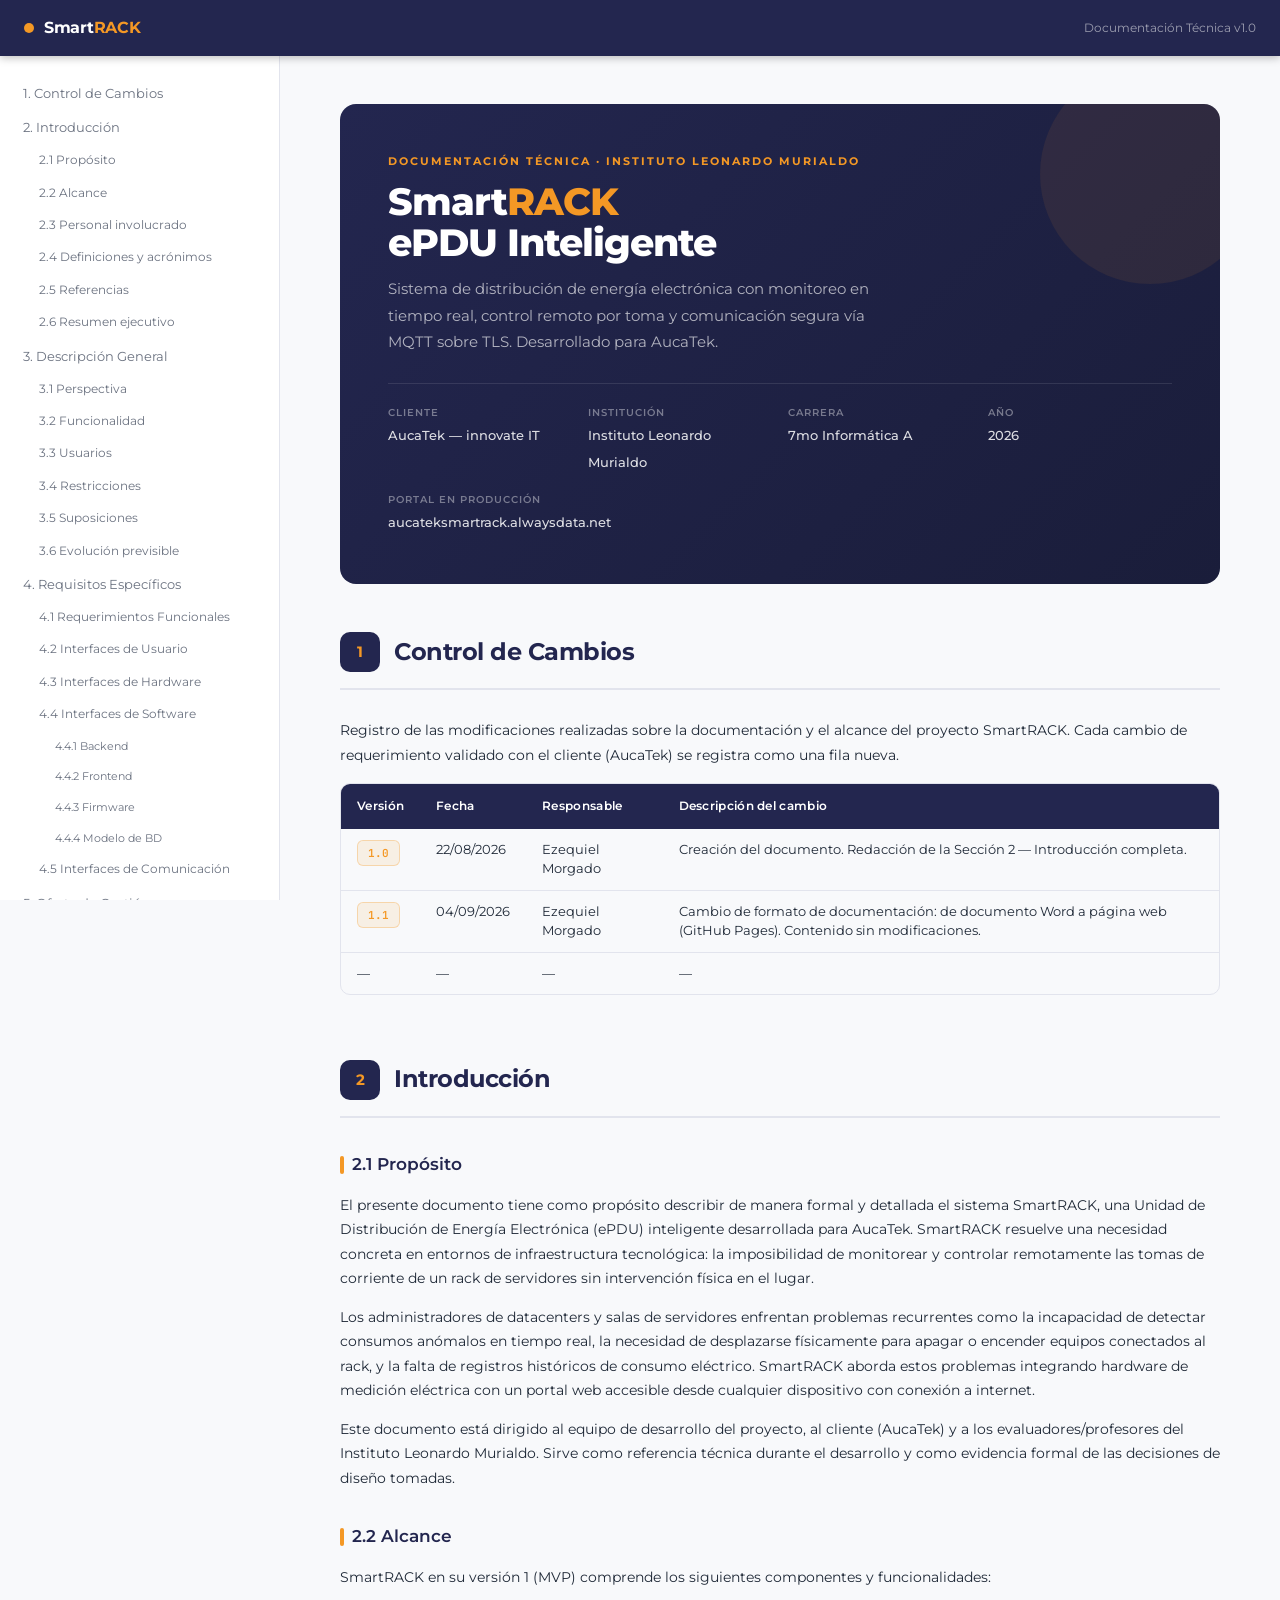
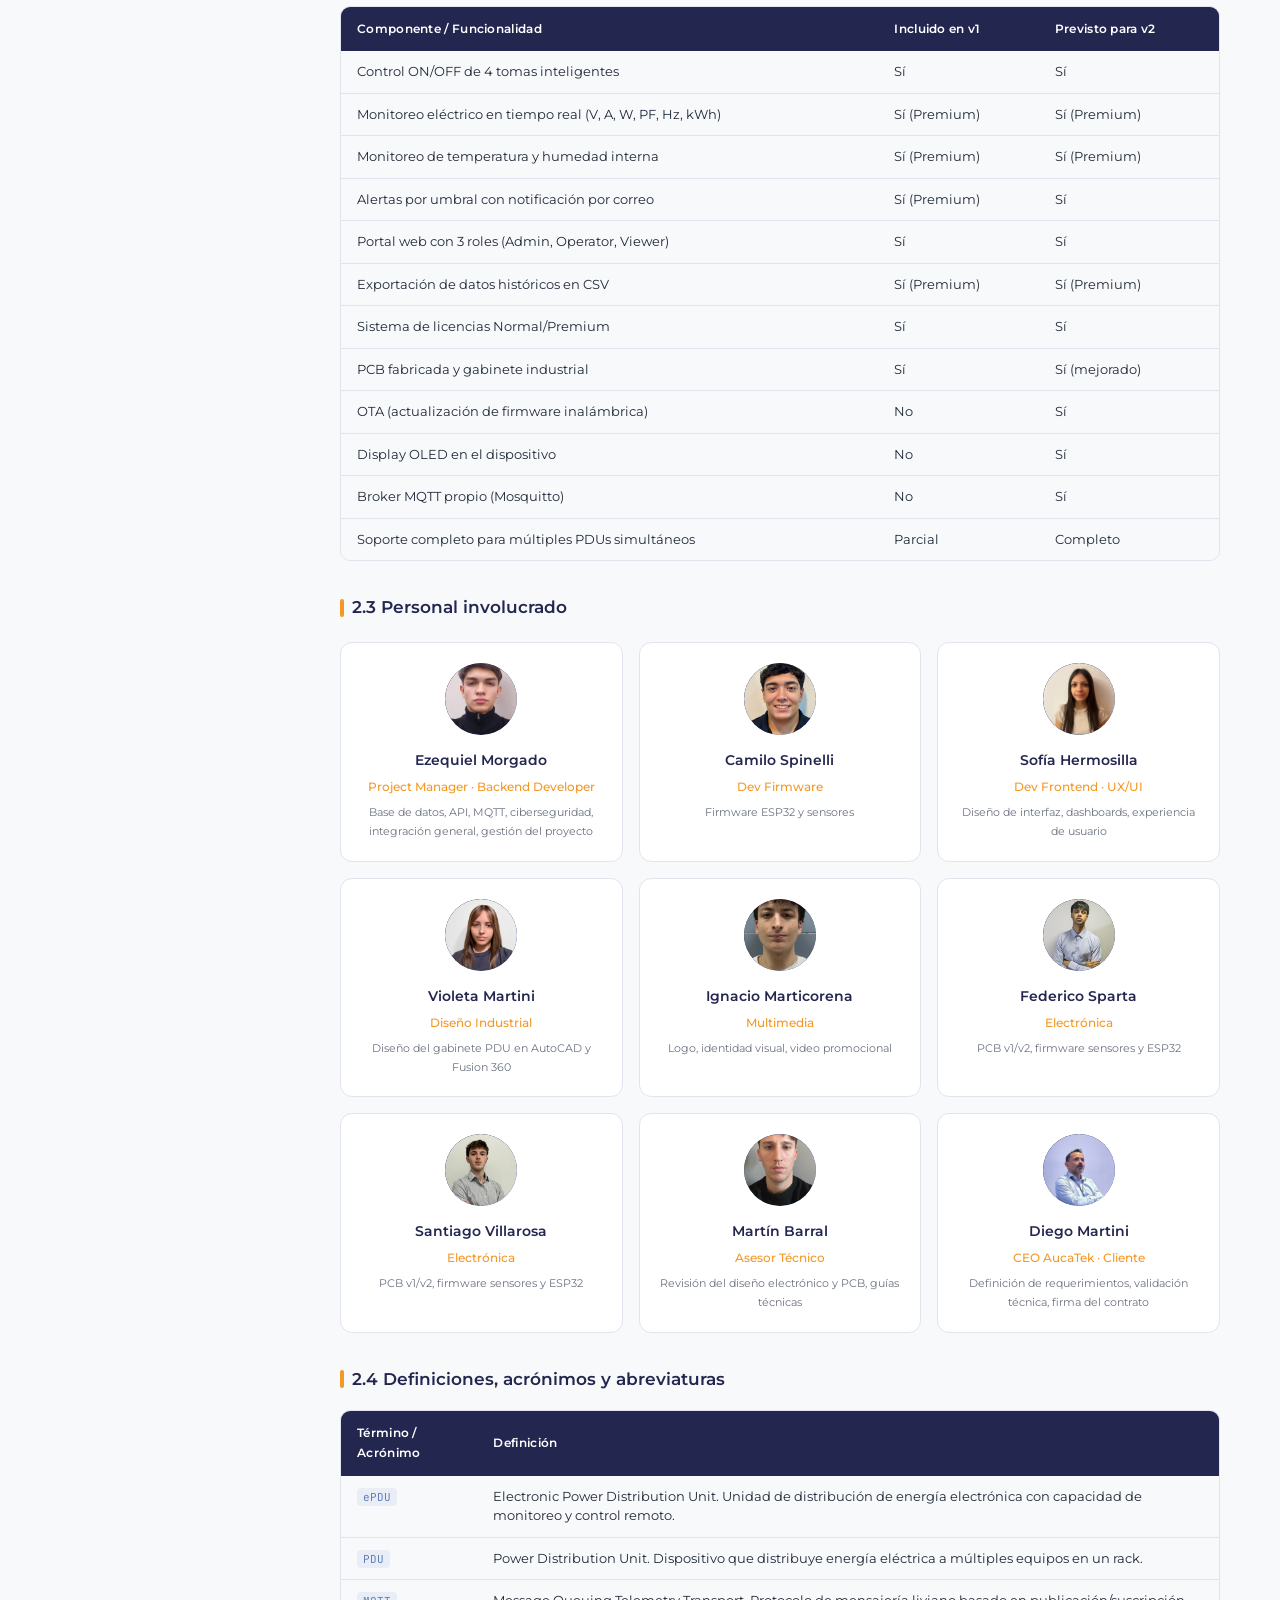
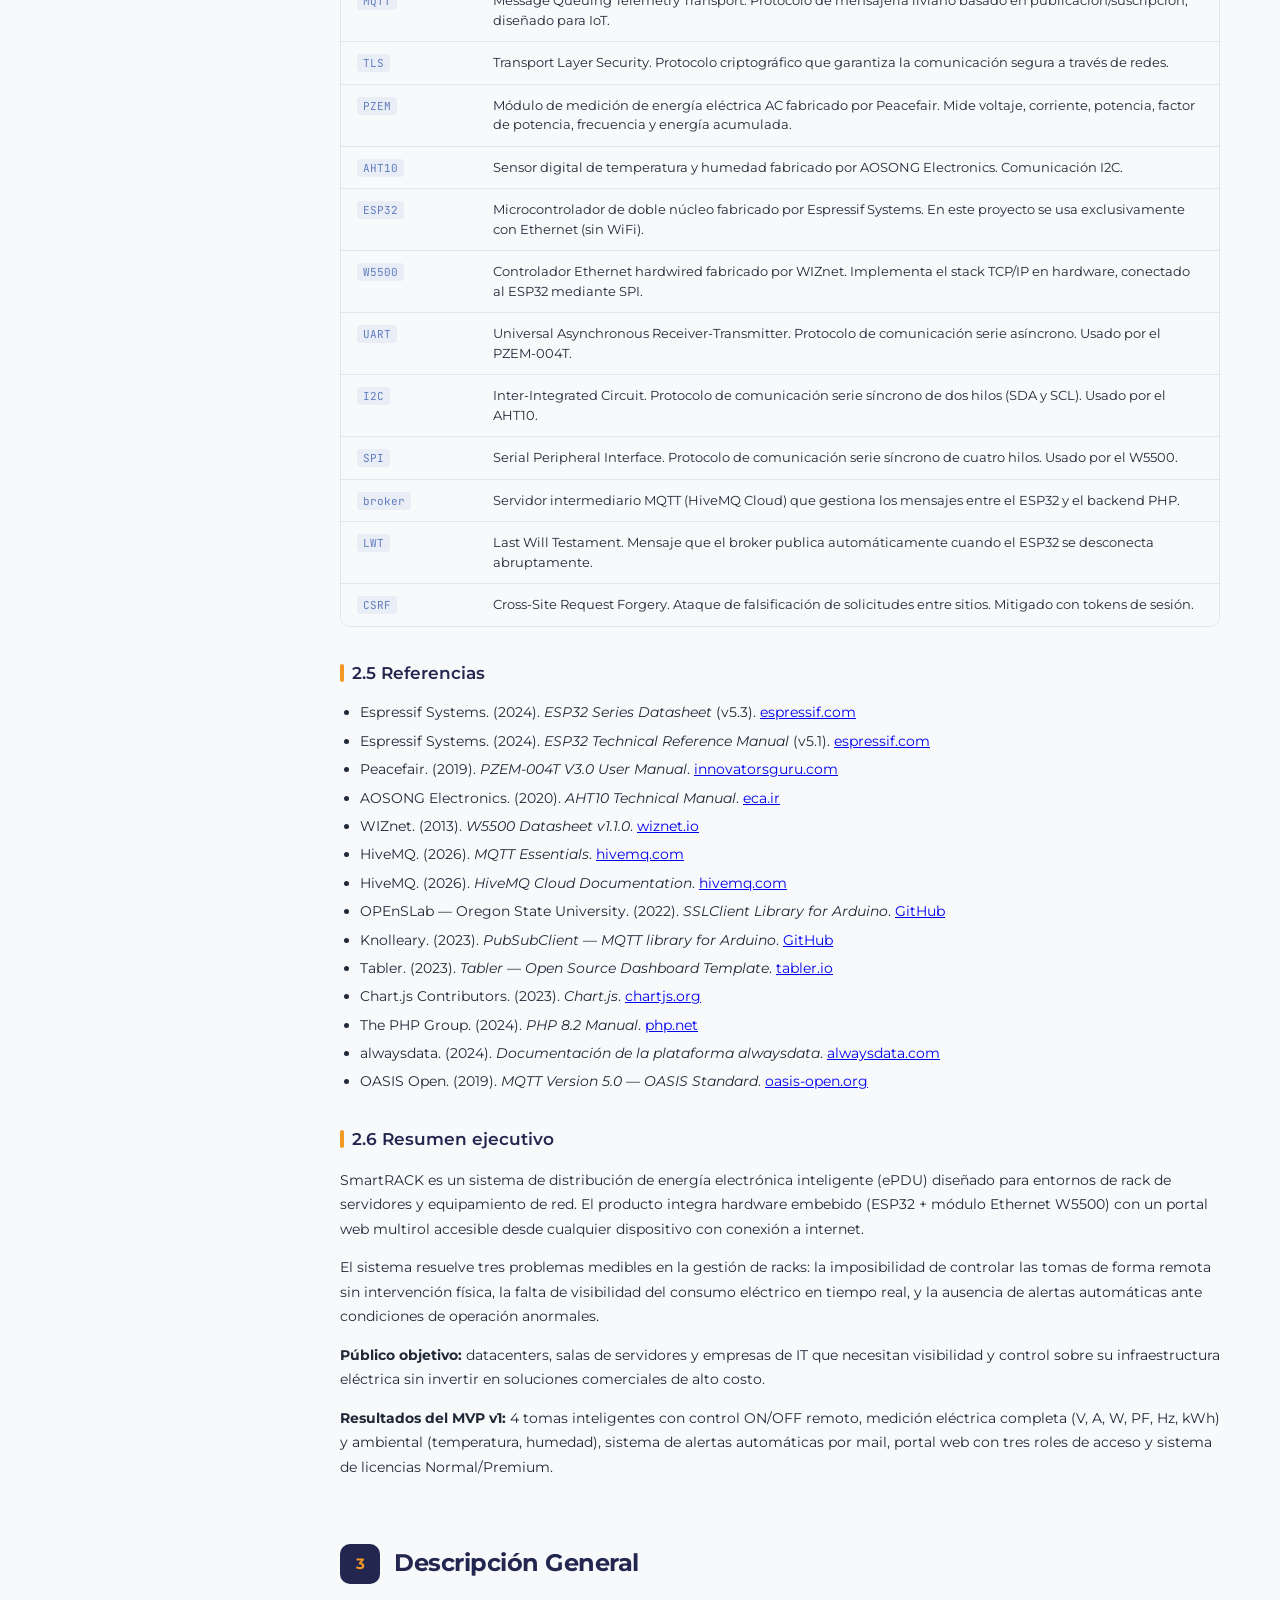
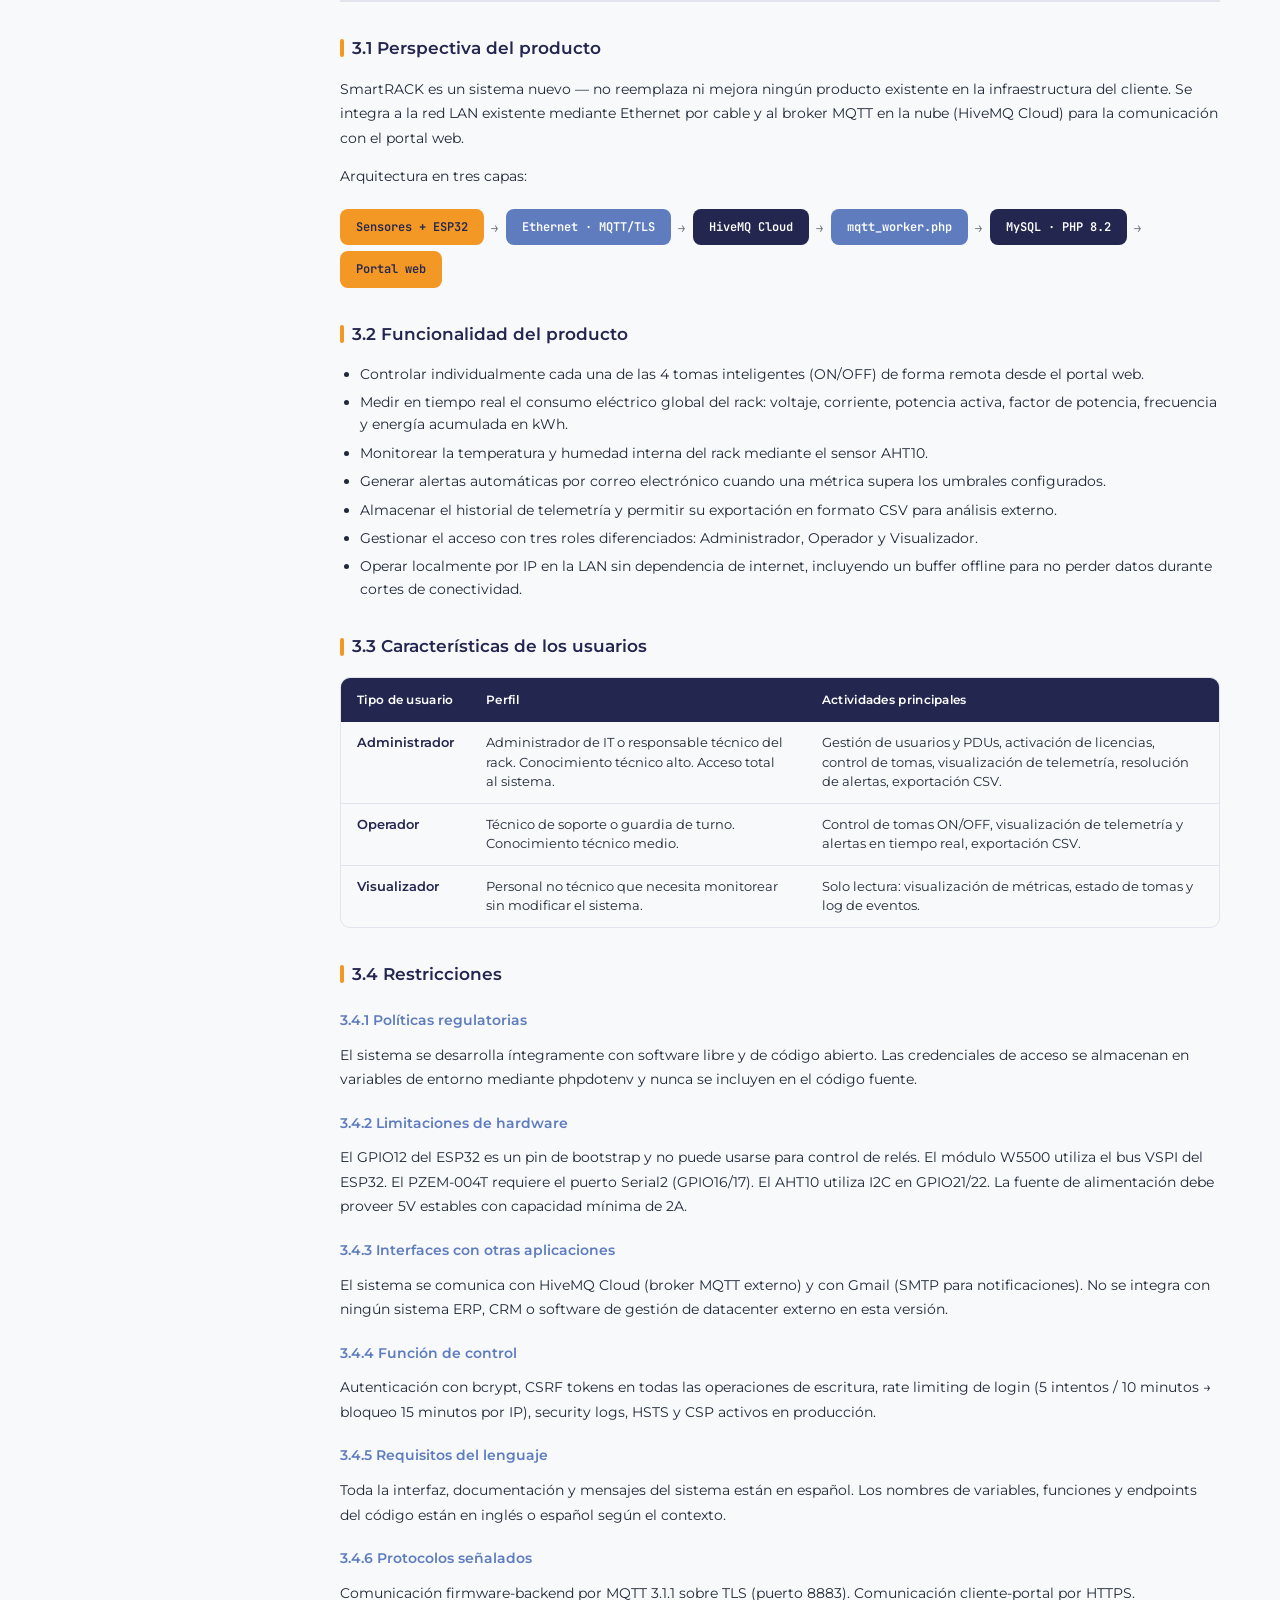
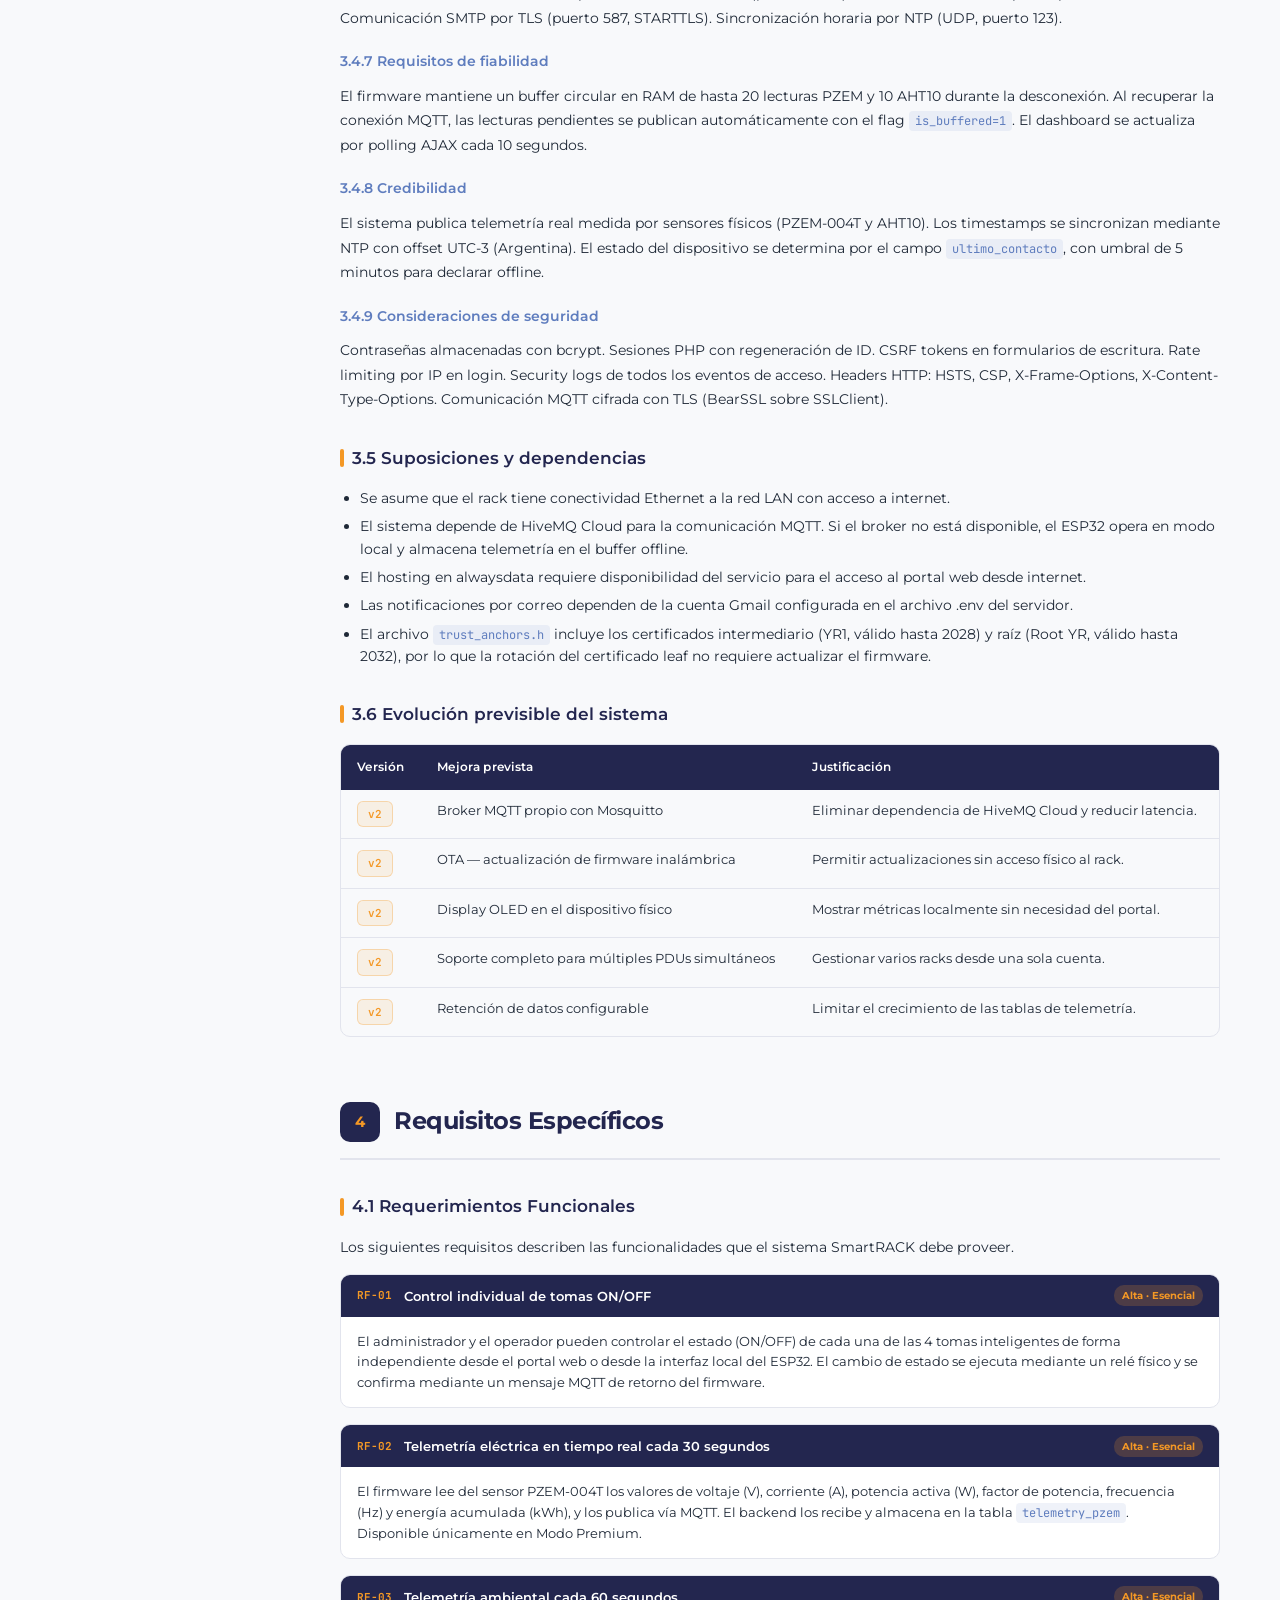
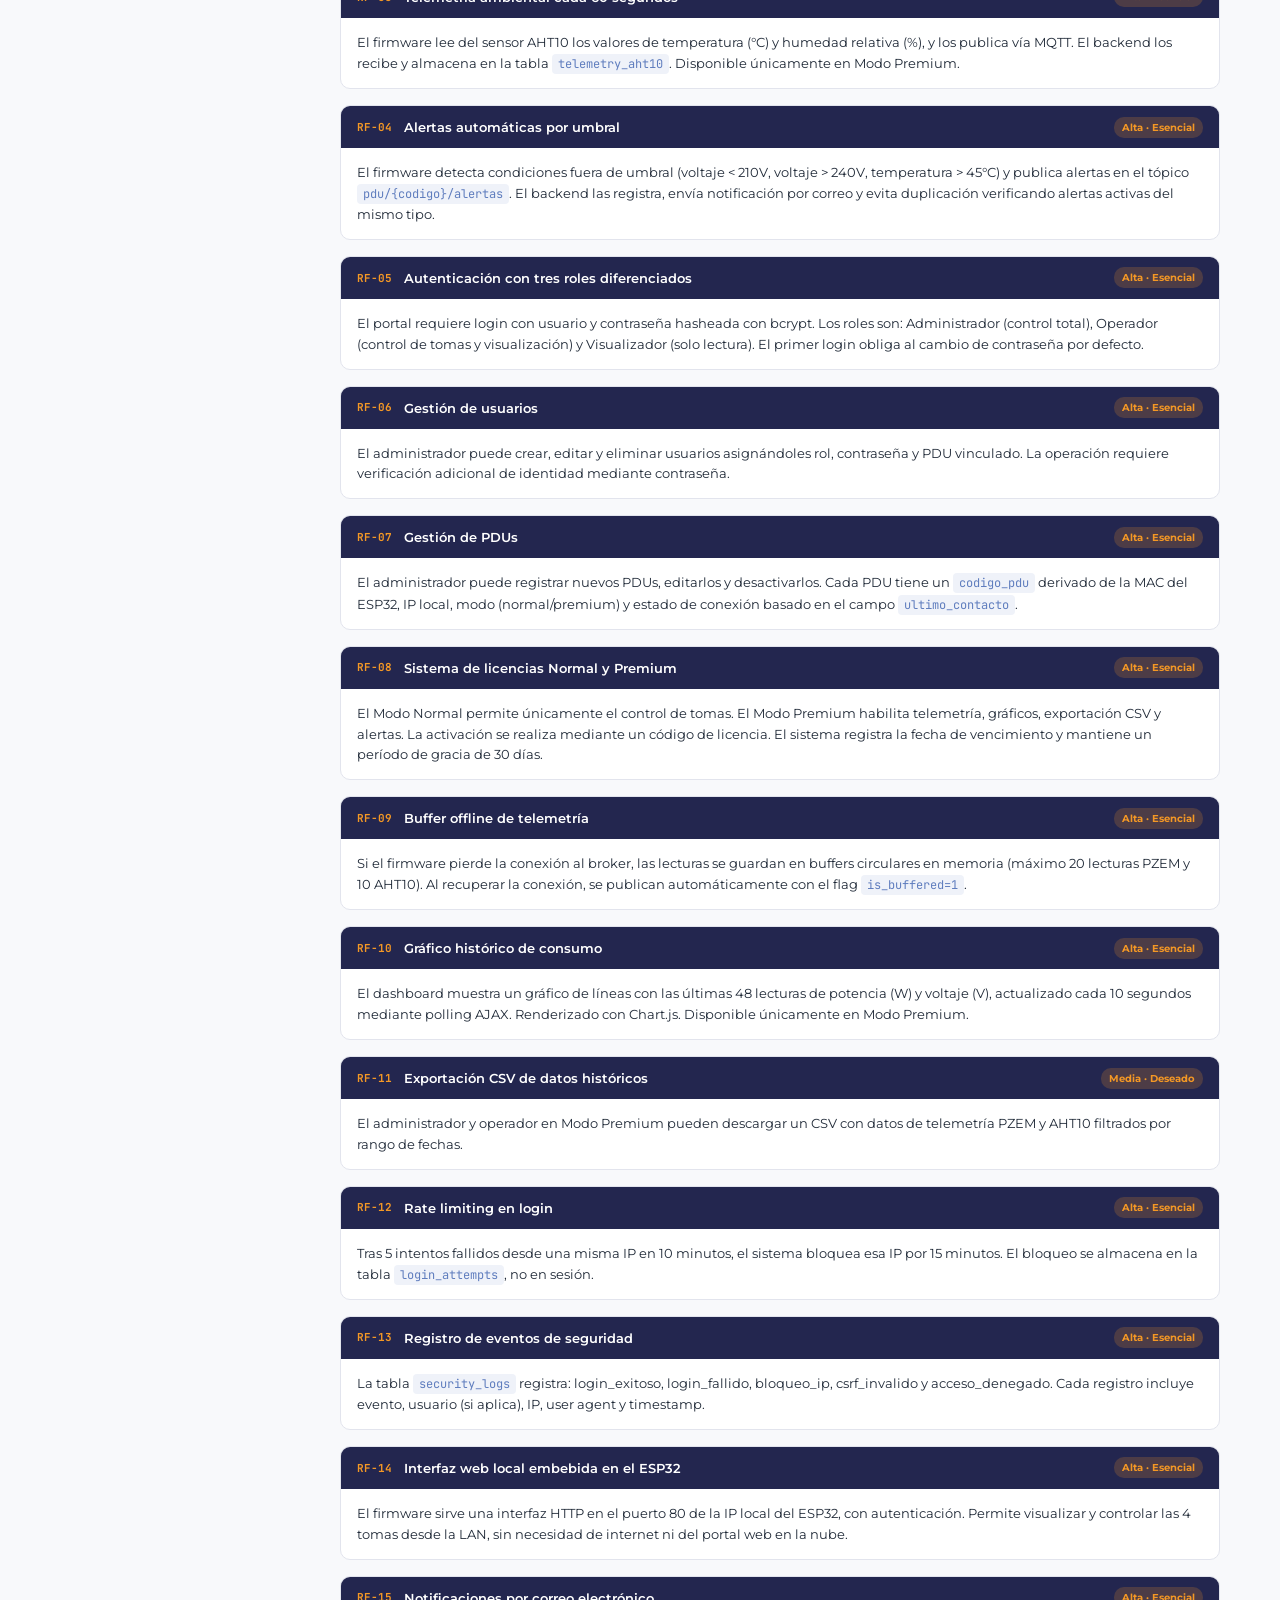
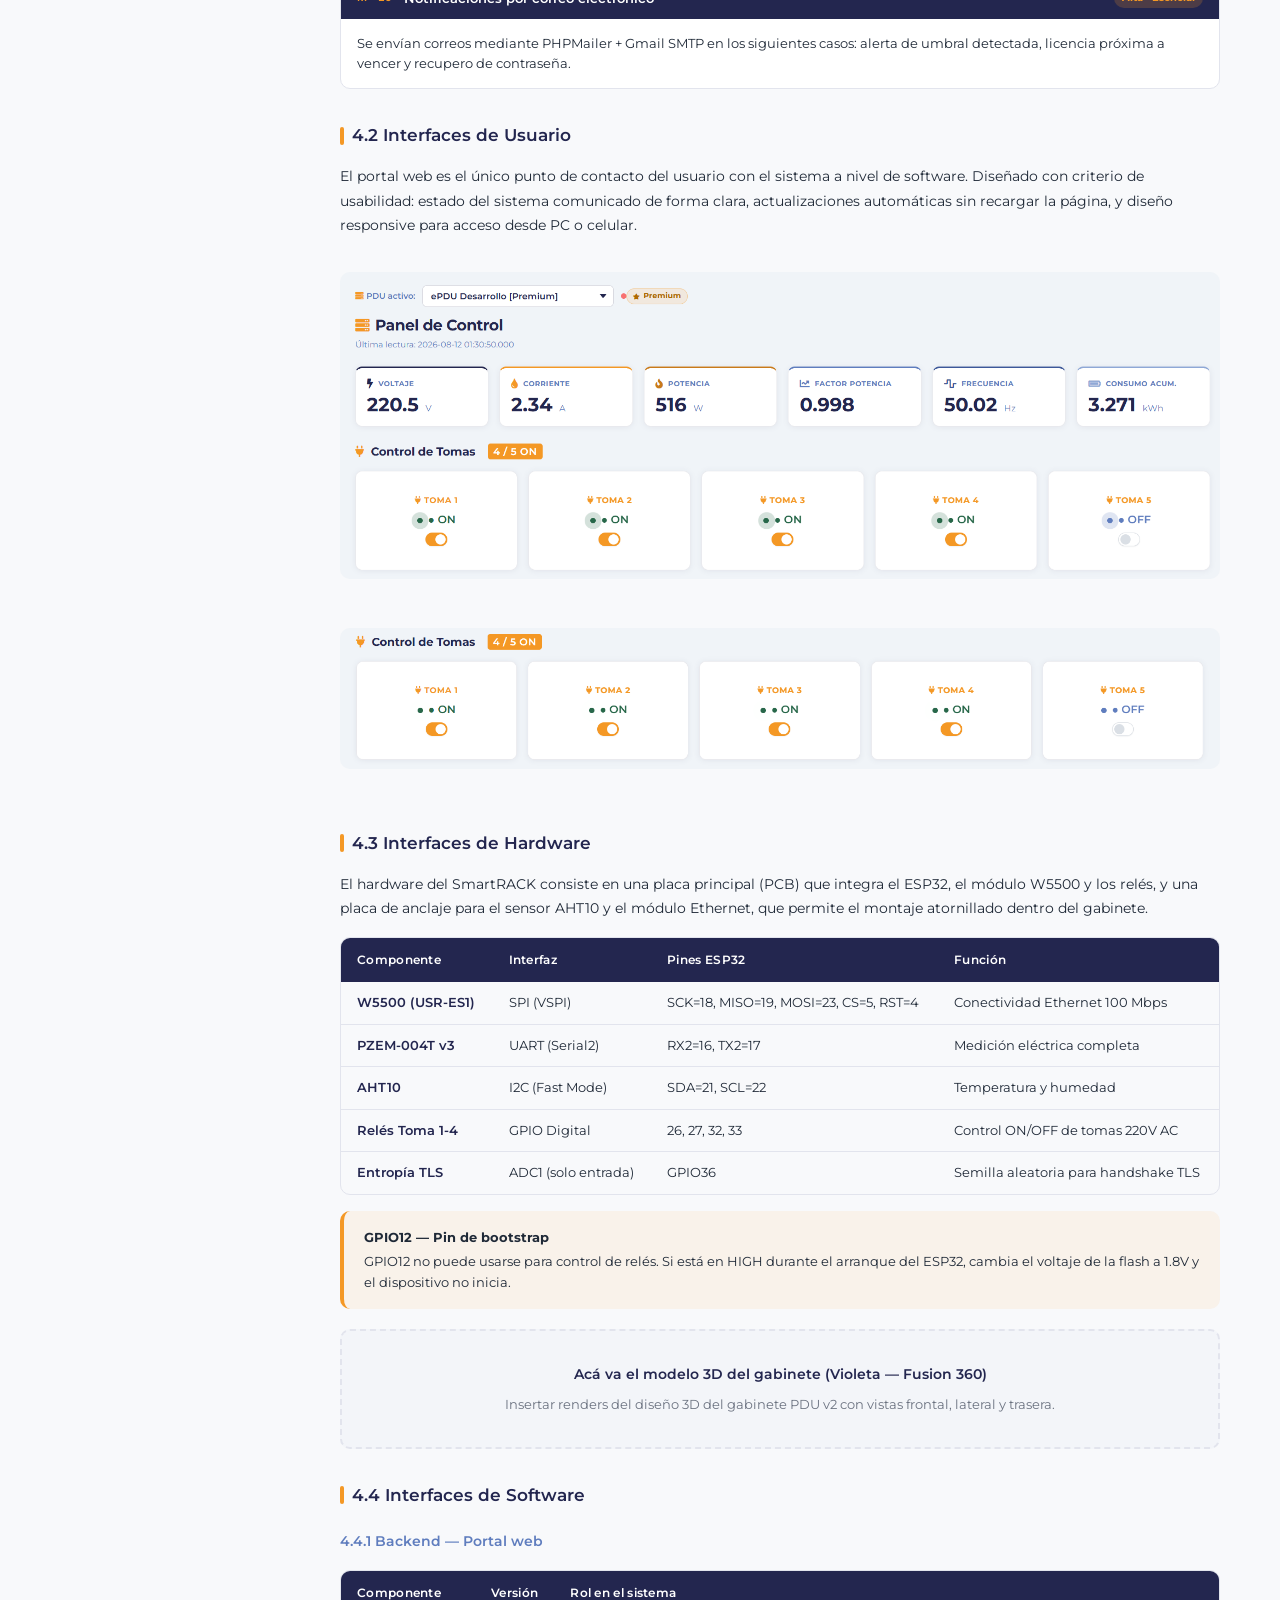
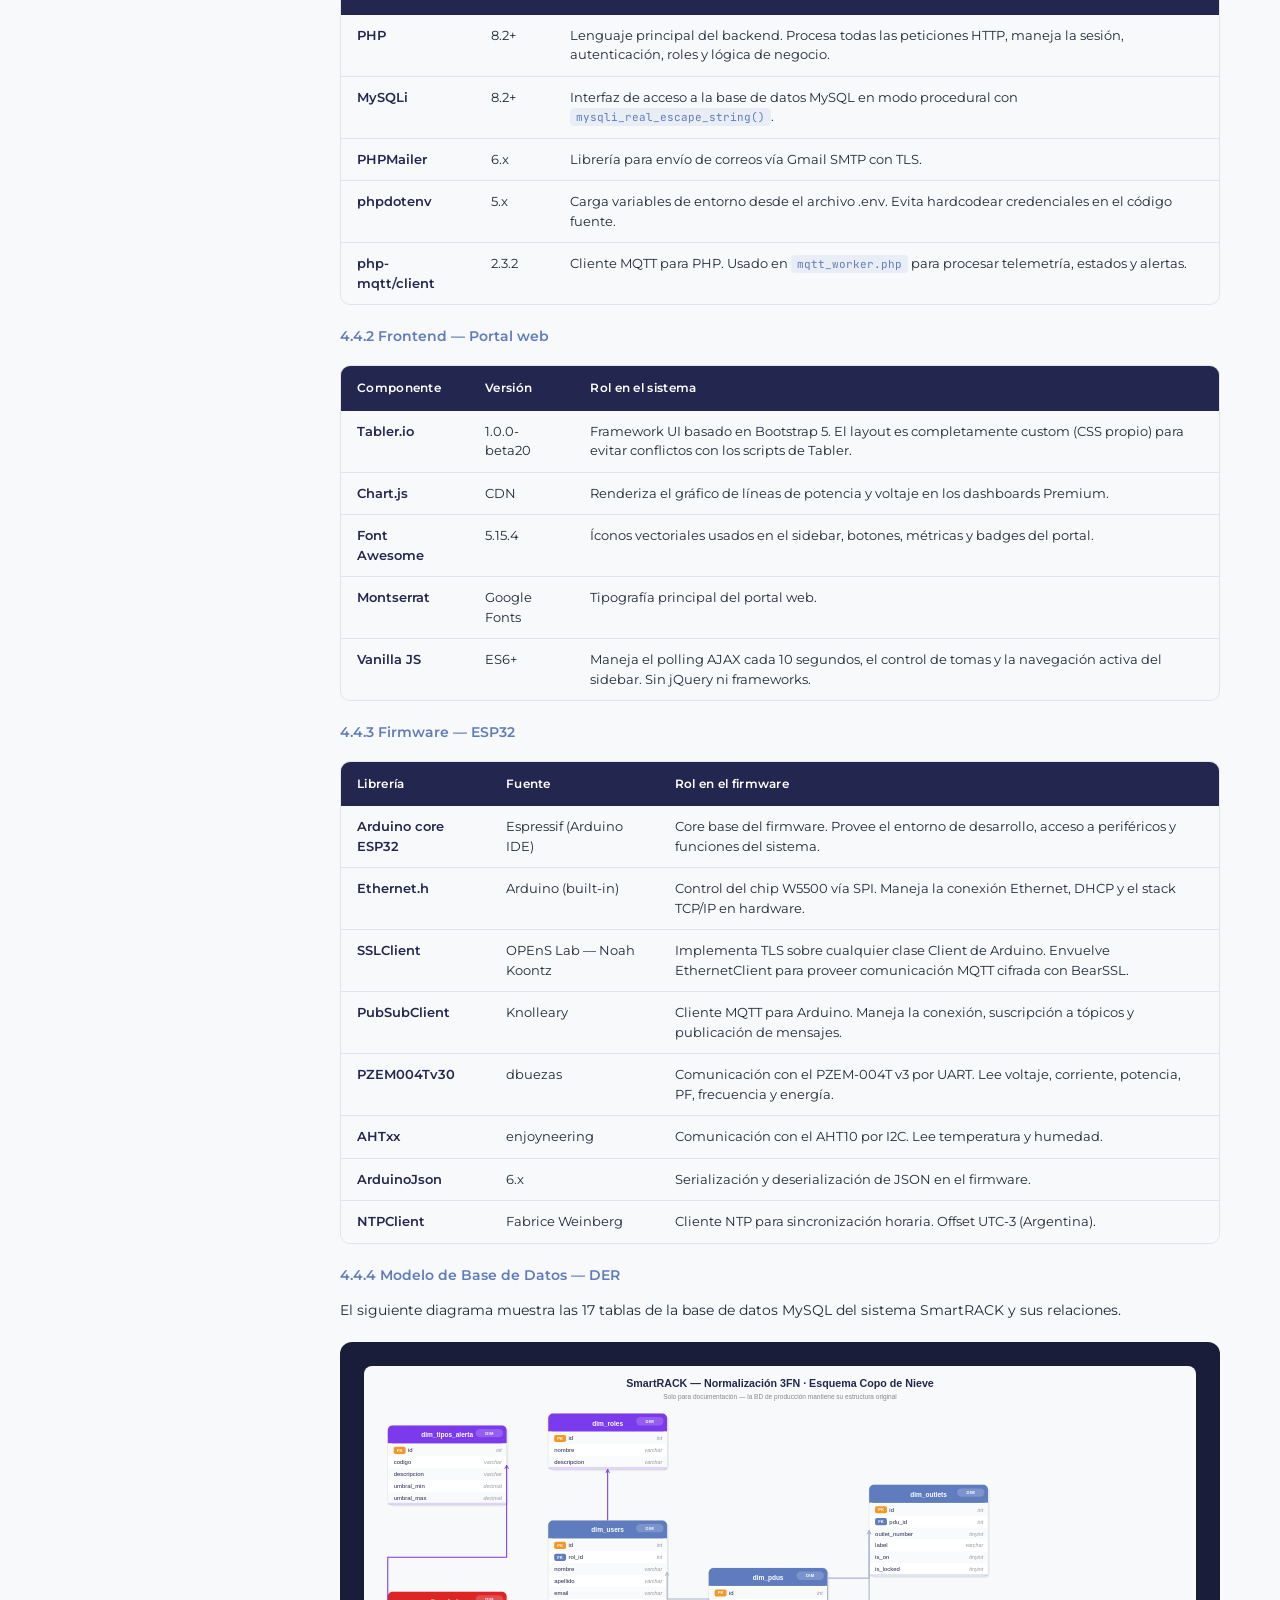
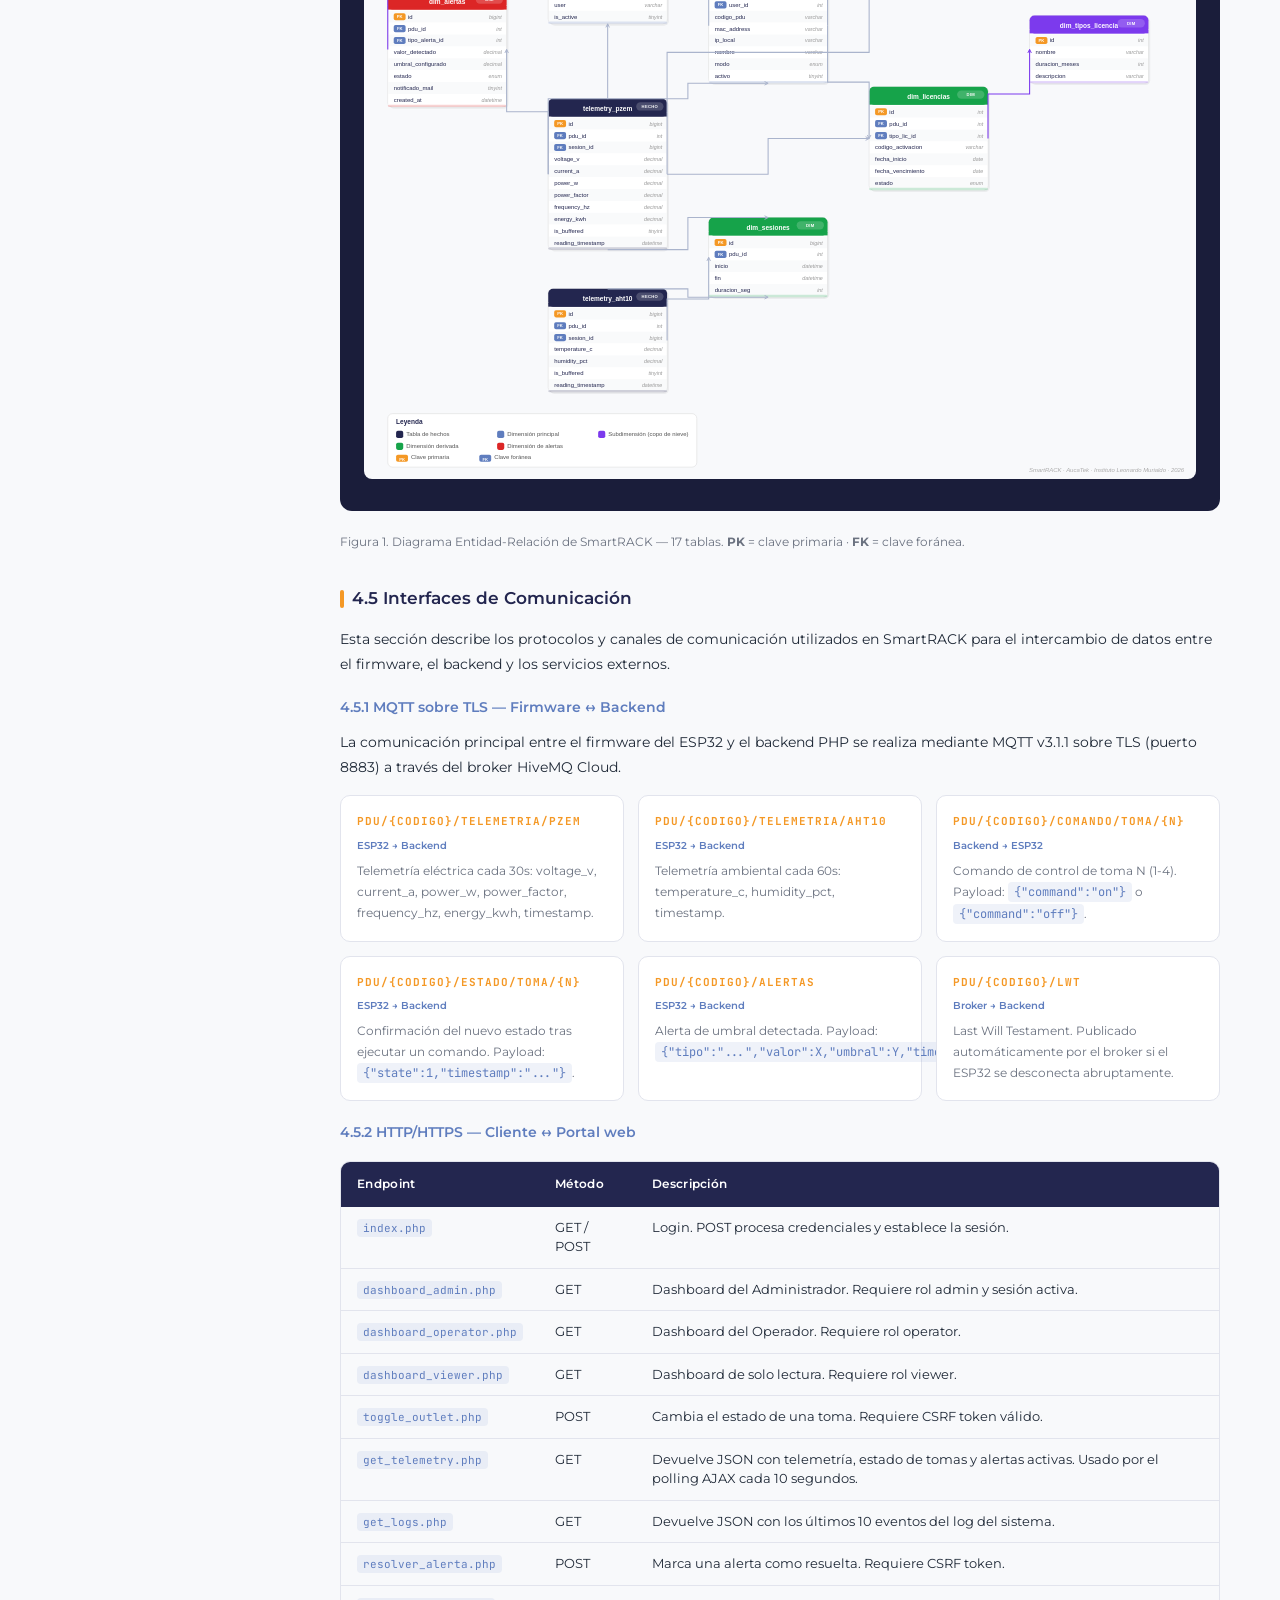
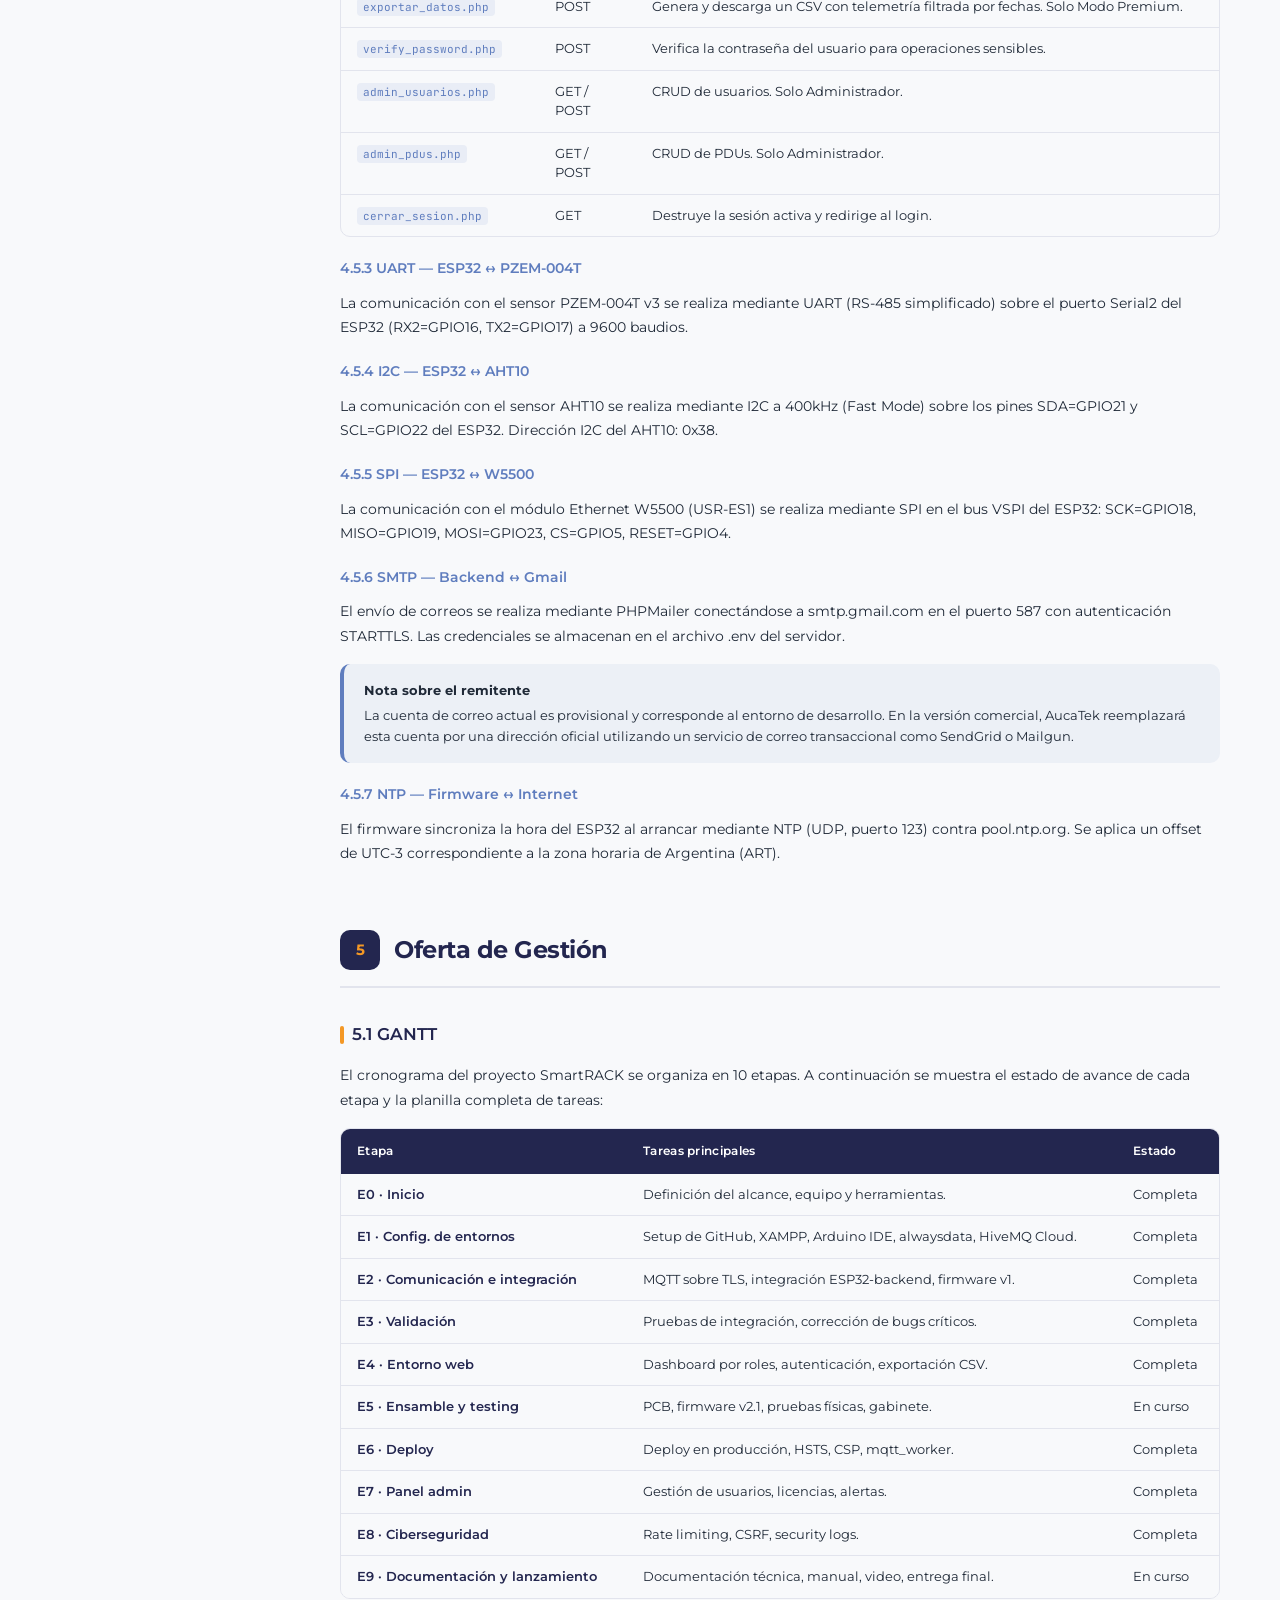
<file: smartrack-docs/index.html>
<!DOCTYPE html>
<html lang="es">
<head>
  <meta charset="UTF-8"/>
  <meta name="viewport" content="width=device-width, initial-scale=1.0"/>
  <title>Documentación Técnica · SmartRACK ePDU</title>
  <link rel="preconnect" href="https://fonts.googleapis.com"/>
  <link rel="preconnect" href="https://fonts.gstatic.com" crossorigin/>
  <link href="https://fonts.googleapis.com/css2?family=Montserrat:wght@300;400;500;600;700;800&family=JetBrains+Mono:wght@400;500&display=swap" rel="stylesheet"/>
  <style>
    :root {
      --navy:    #23264f;
      --navy2:   #1a1d3a;
      --orange:  #f49825;
      --celeste: #5f7dbe;
      --gray:    #6d6968;
      --white:   #ffffff;
      --bg:      #f8f9fb;
      --border:  #e2e4ed;
      --muted:   #6b7280;
      --text:    #1f2937;
      --code-bg: #1e2030;
      --sidebar-w: 280px;
    }
    *, *::before, *::after { box-sizing: border-box; margin: 0; padding: 0; }
    html { scroll-behavior: smooth; }
    body { font-family: 'Montserrat', sans-serif; background: var(--bg); color: var(--text); line-height: 1.7; }
    .topbar { position: fixed; top: 0; left: 0; right: 0; z-index: 300; height: 56px; background: var(--navy); display: flex; align-items: center; justify-content: space-between; padding: 0 24px; box-shadow: 0 2px 8px rgba(0,0,0,0.25); }
    .topbar-brand { display: flex; align-items: center; gap: 10px; }
    .topbar-brand .logo-dot { width: 10px; height: 10px; background: var(--orange); border-radius: 50%; }
    .topbar-brand span { font-size: 16px; font-weight: 700; color: #fff; letter-spacing: -0.3px; }
    .topbar-brand span em { color: var(--orange); font-style: normal; }
    .topbar-meta { font-size: 12px; color: rgba(255,255,255,0.55); }
    .menu-toggle { display: none; background: none; border: none; cursor: pointer; color: #fff; font-size: 22px; }
    .sidebar { position: fixed; top: 56px; left: 0; bottom: 0; width: var(--sidebar-w); background: var(--white); border-right: 1px solid var(--border); overflow-y: auto; z-index: 200; padding: 20px 0 40px; }
    .sidebar::-webkit-scrollbar { width: 4px; }
    .sidebar::-webkit-scrollbar-thumb { background: var(--border); border-radius: 4px; }
    .nav-item { display: block; padding: 6px 20px; font-size: 13px; color: var(--muted); text-decoration: none; border-left: 3px solid transparent; transition: all 0.15s; }
    .nav-item:hover { color: var(--navy); background: rgba(95,125,190,0.06); }
    .nav-item.active { color: var(--navy); font-weight: 600; border-left-color: var(--orange); background: rgba(244,152,37,0.06); }
    .nav-item.sub { padding-left: 36px; font-size: 12px; }
    .nav-item.sub2 { padding-left: 52px; font-size: 11px; }
    .main { margin-left: var(--sidebar-w); margin-top: 56px; padding: 48px 60px 80px; max-width: 1060px; }
    .hero { background: linear-gradient(135deg, var(--navy) 0%, var(--navy2) 100%); border-radius: 16px; padding: 48px; margin-bottom: 48px; position: relative; overflow: hidden; }
    .hero::after { content: ''; position: absolute; right: -40px; top: -40px; width: 220px; height: 220px; border-radius: 50%; background: rgba(244,152,37,0.08); }
    .hero-eyebrow { font-size: 11px; font-weight: 700; color: var(--orange); letter-spacing: 2px; text-transform: uppercase; margin-bottom: 10px; }
    .hero h1 { font-size: 38px; font-weight: 800; color: #fff; line-height: 1.1; letter-spacing: -1px; margin-bottom: 12px; }
    .hero h1 span { color: var(--orange); }
    .hero-sub { font-size: 15px; color: rgba(255,255,255,0.65); max-width: 520px; margin-bottom: 28px; }
    .hero-meta { margin-top: 28px; padding-top: 20px; border-top: 1px solid rgba(255,255,255,0.1); display: grid; grid-template-columns: repeat(auto-fit, minmax(160px, 1fr)); gap: 16px; }
    .hero-meta-item label { font-size: 10px; color: rgba(255,255,255,0.4); font-weight: 600; text-transform: uppercase; letter-spacing: 1px; display: block; }
    .hero-meta-item span { font-size: 13px; color: rgba(255,255,255,0.85); font-weight: 500; }
    .doc-section { margin-bottom: 64px; scroll-margin-top: 80px; }
    .section-header { display: flex; align-items: center; gap: 14px; margin-bottom: 28px; padding-bottom: 16px; border-bottom: 2px solid var(--border); }
    .section-num { width: 40px; height: 40px; background: var(--navy); border-radius: 10px; display: flex; align-items: center; justify-content: center; font-size: 15px; font-weight: 700; color: var(--orange); flex-shrink: 0; }
    .section-title { font-size: 24px; font-weight: 700; color: var(--navy); letter-spacing: -0.5px; }
    .subsection { margin: 32px 0; scroll-margin-top: 80px; }
    .subsection-title { font-size: 17px; font-weight: 600; color: var(--navy); margin-bottom: 14px; display: flex; align-items: center; gap: 8px; }
    .subsection-title::before { content: ''; display: block; width: 4px; height: 18px; background: var(--orange); border-radius: 2px; flex-shrink: 0; }
    .sub2-title { font-size: 14px; font-weight: 600; color: var(--celeste); margin: 20px 0 10px; }
    p { font-size: 14px; color: var(--text); margin-bottom: 14px; line-height: 1.75; }
    ul, ol { padding-left: 20px; margin-bottom: 14px; }
    li { font-size: 14px; color: var(--text); margin-bottom: 6px; line-height: 1.6; }
    code { font-family: 'JetBrains Mono', monospace; font-size: 12px; background: rgba(95,125,190,0.1); color: var(--celeste); padding: 2px 6px; border-radius: 4px; }
    pre { background: var(--code-bg); border-radius: 10px; padding: 20px; overflow-x: auto; margin: 16px 0; }
    pre code { background: none; color: #a9b7c6; padding: 0; font-size: 13px; line-height: 1.7; }
    .table-wrap { overflow-x: auto; margin: 16px 0; border-radius: 10px; border: 1px solid var(--border); }
    table { width: 100%; border-collapse: collapse; font-size: 13px; }
    thead tr { background: var(--navy); }
    thead th { padding: 12px 16px; text-align: left; color: #fff; font-weight: 600; font-size: 12px; letter-spacing: 0.3px; }
    tbody tr:nth-child(even) { background: var(--bg); }
    tbody tr:hover { background: rgba(95,125,190,0.04); }
    td { padding: 11px 16px; border-bottom: 1px solid var(--border); color: var(--text); vertical-align: top; line-height: 1.5; }
    tbody tr:last-child td { border-bottom: none; }
    td code { font-size: 11px; }
    td strong { color: var(--navy); font-weight: 600; }
    .callout { border-radius: 10px; padding: 16px 20px; margin: 16px 0; display: flex; gap: 14px; align-items: flex-start; }
    .callout-body { font-size: 13px; line-height: 1.6; }
    .callout-body strong { display: block; margin-bottom: 4px; font-size: 13px; }
    .callout-info  { background: rgba(95,125,190,0.08); border-left: 4px solid var(--celeste); }
    .callout-warn  { background: rgba(244,152,37,0.08); border-left: 4px solid var(--orange); }
    .placeholder { border: 2px dashed var(--border); border-radius: 10px; padding: 32px; text-align: center; margin: 20px 0; background: rgba(95,125,190,0.03); }
    .placeholder-title { font-size: 14px; font-weight: 600; color: var(--navy); margin-bottom: 6px; }
    .placeholder-desc { font-size: 13px; color: var(--muted); }
    .arch-flow { display: flex; align-items: center; gap: 6px; flex-wrap: wrap; margin: 20px 0; }
    .arch-box { background: var(--navy); color: #fff; padding: 8px 16px; border-radius: 8px; font-size: 12px; font-weight: 600; font-family: 'JetBrains Mono', monospace; }
    .arch-box.orange { background: var(--orange); color: var(--navy); }
    .arch-box.celeste { background: var(--celeste); }
    .arch-arrow { color: var(--muted); font-size: 16px; }
    .team-grid { display: grid; grid-template-columns: repeat(auto-fill, minmax(220px, 1fr)); gap: 16px; margin: 20px 0; }
    .team-card { background: #fff; border: 1px solid var(--border); border-radius: 12px; padding: 20px; text-align: center; transition: box-shadow 0.2s; }
    .team-card:hover { box-shadow: 0 4px 16px rgba(35,38,79,0.08); }
    .team-avatar { width: 72px; height: 72px; border-radius: 50%; background: linear-gradient(135deg, var(--navy), var(--celeste)); display: flex; align-items: center; justify-content: center; font-size: 20px; font-weight: 700; color: #fff; margin: 0 auto 14px; overflow: hidden; }
    .team-avatar img { width: 100%; height: 100%; object-fit: cover; border-radius: 50%; }
    .team-name { font-size: 14px; font-weight: 600; color: var(--navy); margin-bottom: 4px; }
    .team-role { font-size: 12px; color: var(--orange); font-weight: 500; margin-bottom: 6px; }
    .team-area { font-size: 11px; color: var(--muted); }
    .topic-grid { display: grid; grid-template-columns: repeat(auto-fill, minmax(280px, 1fr)); gap: 14px; margin: 16px 0; }
    .topic-card { background: #fff; border: 1px solid var(--border); border-radius: 10px; padding: 16px; }
    .topic-card .topic-label { font-size: 11px; font-weight: 700; color: var(--orange); text-transform: uppercase; letter-spacing: 1px; margin-bottom: 6px; font-family: 'JetBrains Mono', monospace; }
    .topic-card .topic-dir { font-size: 10px; color: var(--celeste); font-weight: 600; margin-bottom: 6px; }
    .topic-card p { font-size: 12px; margin-bottom: 0; color: var(--muted); }
    .tools-grid { display: grid; grid-template-columns: repeat(auto-fill, minmax(200px, 1fr)); gap: 12px; margin: 16px 0; }
    .tool-chip { background: #fff; border: 1px solid var(--border); border-radius: 8px; padding: 12px 16px; display: flex; align-items: center; gap: 10px; }
    .tool-chip .tool-dot { width: 8px; height: 8px; border-radius: 50%; background: var(--orange); flex-shrink: 0; }
    .tool-chip .tool-name { font-size: 13px; font-weight: 600; color: var(--navy); }
    .tool-chip .tool-desc { font-size: 11px; color: var(--muted); }
    .req-card { background: #fff; border: 1px solid var(--border); border-radius: 10px; margin-bottom: 16px; overflow: hidden; }
    .req-header { background: var(--navy); padding: 10px 16px; display: flex; align-items: center; gap: 12px; }
    .req-num { font-size: 11px; font-weight: 700; color: var(--orange); font-family: 'JetBrains Mono', monospace; }
    .req-title { font-size: 13px; font-weight: 600; color: #fff; flex: 1; }
    .req-badge { font-size: 10px; font-weight: 700; padding: 2px 8px; border-radius: 10px; background: rgba(244,152,37,0.2); color: var(--orange); }
    .req-body { padding: 14px 16px; font-size: 13px; color: var(--text); line-height: 1.6; }
    .ver-badge { display: inline-flex; align-items: center; gap: 6px; background: rgba(244,152,37,0.1); border: 1px solid rgba(244,152,37,0.3); border-radius: 6px; padding: 4px 10px; font-size: 11px; font-weight: 600; color: var(--orange); font-family: 'JetBrains Mono', monospace; }
    .der-wrap { background: var(--navy2); border-radius: 12px; padding: 24px; margin: 20px 0; overflow-x: auto; }
    .gantt-wrap { margin: 20px 0; border-radius: 12px; overflow: hidden; border: 1px solid var(--border); }
    .gantt-wrap iframe { width: 100%; height: 500px; border: none; display: block; }
    .doc-footer { margin-top: 80px; padding-top: 32px; border-top: 2px solid var(--border); text-align: center; }
    .doc-footer p { font-size: 13px; color: var(--muted); }
    .doc-footer strong { color: var(--navy); }
    @media (max-width: 900px) {
      .sidebar { transform: translateX(-100%); transition: transform 0.25s; }
      .sidebar.open { transform: translateX(0); }
      .main { margin-left: 0; padding: 32px 24px 60px; }
      .menu-toggle { display: block; }
      .topbar-meta { display: none; }
    }
    @media (max-width: 600px) {
      .hero h1 { font-size: 26px; }
      .hero { padding: 28px; }
      .main { padding: 24px 16px 60px; }
    }
  </style>
</head>
<body>

<header class="topbar">
  <div class="topbar-brand">
    <!-- Reemplazar por: <img src="logo_smartrack.svg" alt="SmartRACK" style="height:32px;"> cuando esté disponible -->
    <div class="logo-dot"></div>
    <span>Smart<em>RACK</em></span>
  </div>
  <div style="display:flex;align-items:center;gap:16px;">
    <!-- Reemplazar por: <img src="logo_murialdo.png" alt="Instituto Leonardo Murialdo" style="height:36px;filter:brightness(0) invert(1);"> cuando esté disponible -->
    <div class="topbar-meta">Documentación Técnica v1.0</div>
    <button class="menu-toggle" onclick="document.querySelector('.sidebar').classList.toggle('open')">☰</button>
  </div>
</header>

<nav class="sidebar" id="sidebar">
  <a class="nav-item active" href="#s1">1. Control de Cambios</a>
  <a class="nav-item" href="#s2">2. Introducción</a>
  <a class="nav-item sub" href="#s2-1">2.1 Propósito</a>
  <a class="nav-item sub" href="#s2-2">2.2 Alcance</a>
  <a class="nav-item sub" href="#s2-3">2.3 Personal involucrado</a>
  <a class="nav-item sub" href="#s2-4">2.4 Definiciones y acrónimos</a>
  <a class="nav-item sub" href="#s2-5">2.5 Referencias</a>
  <a class="nav-item sub" href="#s2-6">2.6 Resumen ejecutivo</a>
  <a class="nav-item" href="#s3">3. Descripción General</a>
  <a class="nav-item sub" href="#s3-1">3.1 Perspectiva</a>
  <a class="nav-item sub" href="#s3-2">3.2 Funcionalidad</a>
  <a class="nav-item sub" href="#s3-3">3.3 Usuarios</a>
  <a class="nav-item sub" href="#s3-4">3.4 Restricciones</a>
  <a class="nav-item sub" href="#s3-5">3.5 Suposiciones</a>
  <a class="nav-item sub" href="#s3-6">3.6 Evolución previsible</a>
  <a class="nav-item" href="#s4">4. Requisitos Específicos</a>
  <a class="nav-item sub" href="#s4-1">4.1 Requerimientos Funcionales</a>
  <a class="nav-item sub" href="#s4-2">4.2 Interfaces de Usuario</a>
  <a class="nav-item sub" href="#s4-3">4.3 Interfaces de Hardware</a>
  <a class="nav-item sub" href="#s4-4">4.4 Interfaces de Software</a>
  <a class="nav-item sub2" href="#s4-4-1">4.4.1 Backend</a>
  <a class="nav-item sub2" href="#s4-4-2">4.4.2 Frontend</a>
  <a class="nav-item sub2" href="#s4-4-3">4.4.3 Firmware</a>
  <a class="nav-item sub2" href="#s4-4-4">4.4.4 Modelo de BD</a>
  <a class="nav-item sub" href="#s4-5">4.5 Interfaces de Comunicación</a>
  <a class="nav-item" href="#s5">5. Oferta de Gestión</a>
  <a class="nav-item sub" href="#s5-1">5.1 GANTT</a>
  <a class="nav-item sub" href="#s5-2">5.2 Infraestructura Administrativa</a>
  <a class="nav-item" href="#s6">6. Estimación de Costos</a>
  <a class="nav-item sub" href="#s6-1">6.1 Costos de Personal</a>
  <a class="nav-item sub" href="#s6-2">6.2 Costos Varios</a>
  <a class="nav-item sub" href="#s6-3">6.3 Resumen General</a>
</nav>

<main class="main">

  <div class="hero">
    <div class="hero-eyebrow">Documentación Técnica · Instituto Leonardo Murialdo</div>
    <h1>Smart<span>RACK</span><br>ePDU Inteligente</h1>
    <p class="hero-sub">Sistema de distribución de energía electrónica con monitoreo en tiempo real, control remoto por toma y comunicación segura vía MQTT sobre TLS. Desarrollado para AucaTek.</p>
    <div class="hero-meta">
      <div class="hero-meta-item"><label>Cliente</label><span>AucaTek — innovate IT</span></div>
      <div class="hero-meta-item"><label>Institución</label><span>Instituto Leonardo Murialdo</span></div>
      <div class="hero-meta-item"><label>Carrera</label><span>7mo Informática A</span></div>
      <div class="hero-meta-item"><label>Año</label><span>2026</span></div>
      <div class="hero-meta-item"><label>Portal en producción</label><span>aucateksmartrack.alwaysdata.net</span></div>
    </div>
  </div>

  <!-- 1. CONTROL DE CAMBIOS -->
  <section class="doc-section" id="s1">
    <div class="section-header">
      <div class="section-num">1</div>
      <div class="section-title">Control de Cambios</div>
    </div>
    <p>Registro de las modificaciones realizadas sobre la documentación y el alcance del proyecto SmartRACK. Cada cambio de requerimiento validado con el cliente (AucaTek) se registra como una fila nueva.</p>
    <div class="table-wrap">
      <table>
        <thead><tr><th>Versión</th><th>Fecha</th><th>Responsable</th><th>Descripción del cambio</th></tr></thead>
        <tbody>
          <tr><td><span class="ver-badge">1.0</span></td><td>22/08/2026</td><td>Ezequiel Morgado</td><td>Creación del documento. Redacción de la Sección 2 — Introducción completa.</td></tr>
          <tr><td><span class="ver-badge">1.1</span></td><td>04/09/2026</td><td>Ezequiel Morgado</td><td>Cambio de formato de documentación: de documento Word a página web (GitHub Pages). Contenido sin modificaciones.</td></tr>
          <tr><td>—</td><td>—</td><td>—</td><td>—</td></tr>
        </tbody>
      </table>
    </div>
  </section>

  <!-- 2. INTRODUCCIÓN -->
  <section class="doc-section" id="s2">
    <div class="section-header">
      <div class="section-num">2</div>
      <div class="section-title">Introducción</div>
    </div>
    <div class="subsection" id="s2-1">
      <div class="subsection-title">2.1 Propósito</div>
      <p>El presente documento tiene como propósito describir de manera formal y detallada el sistema SmartRACK, una Unidad de Distribución de Energía Electrónica (ePDU) inteligente desarrollada para AucaTek. SmartRACK resuelve una necesidad concreta en entornos de infraestructura tecnológica: la imposibilidad de monitorear y controlar remotamente las tomas de corriente de un rack de servidores sin intervención física en el lugar.</p>
      <p>Los administradores de datacenters y salas de servidores enfrentan problemas recurrentes como la incapacidad de detectar consumos anómalos en tiempo real, la necesidad de desplazarse físicamente para apagar o encender equipos conectados al rack, y la falta de registros históricos de consumo eléctrico. SmartRACK aborda estos problemas integrando hardware de medición eléctrica con un portal web accesible desde cualquier dispositivo con conexión a internet.</p>
      <p>Este documento está dirigido al equipo de desarrollo del proyecto, al cliente (AucaTek) y a los evaluadores/profesores del Instituto Leonardo Murialdo. Sirve como referencia técnica durante el desarrollo y como evidencia formal de las decisiones de diseño tomadas.</p>
    </div>
    <div class="subsection" id="s2-2">
      <div class="subsection-title">2.2 Alcance</div>
      <p>SmartRACK en su versión 1 (MVP) comprende los siguientes componentes y funcionalidades:</p>
      <div class="table-wrap">
        <table>
          <thead><tr><th>Componente / Funcionalidad</th><th>Incluido en v1</th><th>Previsto para v2</th></tr></thead>
          <tbody>
            <tr><td>Control ON/OFF de 4 tomas inteligentes</td><td>Sí</td><td>Sí</td></tr>
            <tr><td>Monitoreo eléctrico en tiempo real (V, A, W, PF, Hz, kWh)</td><td>Sí (Premium)</td><td>Sí (Premium)</td></tr>
            <tr><td>Monitoreo de temperatura y humedad interna</td><td>Sí (Premium)</td><td>Sí (Premium)</td></tr>
            <tr><td>Alertas por umbral con notificación por correo</td><td>Sí (Premium)</td><td>Sí</td></tr>
            <tr><td>Portal web con 3 roles (Admin, Operator, Viewer)</td><td>Sí</td><td>Sí</td></tr>
            <tr><td>Exportación de datos históricos en CSV</td><td>Sí (Premium)</td><td>Sí (Premium)</td></tr>
            <tr><td>Sistema de licencias Normal/Premium</td><td>Sí</td><td>Sí</td></tr>
            <tr><td>PCB fabricada y gabinete industrial</td><td>Sí</td><td>Sí (mejorado)</td></tr>
            <tr><td>OTA (actualización de firmware inalámbrica)</td><td>No</td><td>Sí</td></tr>
            <tr><td>Display OLED en el dispositivo</td><td>No</td><td>Sí</td></tr>
            <tr><td>Broker MQTT propio (Mosquitto)</td><td>No</td><td>Sí</td></tr>
            <tr><td>Soporte completo para múltiples PDUs simultáneos</td><td>Parcial</td><td>Completo</td></tr>
          </tbody>
        </table>
      </div>
    </div>
    <div class="subsection" id="s2-3">
      <div class="subsection-title">2.3 Personal involucrado</div>
      <div class="team-grid">
        <div class="team-card"><div class="team-avatar"><img src="img/Morgado.png" alt="Ezequiel Morgado" onerror="this.parentElement.innerHTML='EM'"></div><div class="team-name">Ezequiel Morgado</div><div class="team-role">Project Manager · Backend Developer</div><div class="team-area">Base de datos, API, MQTT, ciberseguridad, integración general, gestión del proyecto</div></div>
        <div class="team-card"><div class="team-avatar"><img src="img/Spinelli.png" alt="Camilo Spinelli" onerror="this.parentElement.innerHTML='CS'"></div><div class="team-name">Camilo Spinelli</div><div class="team-role">Dev Firmware</div><div class="team-area">Firmware ESP32 y sensores</div></div>
        <div class="team-card"><div class="team-avatar"><img src="img/Hermosilla.png" alt="Sofía Hermosilla" onerror="this.parentElement.innerHTML='SH'"></div><div class="team-name">Sofía Hermosilla</div><div class="team-role">Dev Frontend · UX/UI</div><div class="team-area">Diseño de interfaz, dashboards, experiencia de usuario</div></div>
        <div class="team-card"><div class="team-avatar"><img src="img/Martini.png" alt="Violeta Martini" onerror="this.parentElement.innerHTML='VM'"></div><div class="team-name">Violeta Martini</div><div class="team-role">Diseño Industrial</div><div class="team-area">Diseño del gabinete PDU en AutoCAD y Fusion 360</div></div>
        <div class="team-card"><div class="team-avatar"><img src="img/Marticorena.png" alt="Ignacio Marticorena" onerror="this.parentElement.innerHTML='IM'"></div><div class="team-name">Ignacio Marticorena</div><div class="team-role">Multimedia</div><div class="team-area">Logo, identidad visual, video promocional</div></div>
        <div class="team-card"><div class="team-avatar"><img src="img/Sparta.png" alt="Federico Sparta" onerror="this.parentElement.innerHTML='FS'"></div><div class="team-name">Federico Sparta</div><div class="team-role">Electrónica</div><div class="team-area">PCB v1/v2, firmware sensores y ESP32</div></div>
        <div class="team-card"><div class="team-avatar"><img src="img/Villarosa.png" alt="Santiago Villarosa" onerror="this.parentElement.innerHTML='SV'"></div><div class="team-name">Santiago Villarosa</div><div class="team-role">Electrónica</div><div class="team-area">PCB v1/v2, firmware sensores y ESP32</div></div>
        <div class="team-card"><div class="team-avatar"><img src="img/Barral.png" alt="Martín Barral" onerror="this.parentElement.innerHTML='MB'"></div><div class="team-name">Martín Barral</div><div class="team-role">Asesor Técnico</div><div class="team-area">Revisión del diseño electrónico y PCB, guías técnicas</div></div>
        <div class="team-card"><div class="team-avatar"><img src="img/Diego.png" alt="Diego Martini" onerror="this.parentElement.innerHTML='DM'"></div><div class="team-name">Diego Martini</div><div class="team-role">CEO AucaTek · Cliente</div><div class="team-area">Definición de requerimientos, validación técnica, firma del contrato</div></div>
      </div>
    </div>
    <div class="subsection" id="s2-4">
      <div class="subsection-title">2.4 Definiciones, acrónimos y abreviaturas</div>
      <div class="table-wrap">
        <table>
          <thead><tr><th>Término / Acrónimo</th><th>Definición</th></tr></thead>
          <tbody>
            <tr><td><code>ePDU</code></td><td>Electronic Power Distribution Unit. Unidad de distribución de energía electrónica con capacidad de monitoreo y control remoto.</td></tr>
            <tr><td><code>PDU</code></td><td>Power Distribution Unit. Dispositivo que distribuye energía eléctrica a múltiples equipos en un rack.</td></tr>
            <tr><td><code>MQTT</code></td><td>Message Queuing Telemetry Transport. Protocolo de mensajería liviano basado en publicación/suscripción, diseñado para IoT.</td></tr>
            <tr><td><code>TLS</code></td><td>Transport Layer Security. Protocolo criptográfico que garantiza la comunicación segura a través de redes.</td></tr>
            <tr><td><code>PZEM</code></td><td>Módulo de medición de energía eléctrica AC fabricado por Peacefair. Mide voltaje, corriente, potencia, factor de potencia, frecuencia y energía acumulada.</td></tr>
            <tr><td><code>AHT10</code></td><td>Sensor digital de temperatura y humedad fabricado por AOSONG Electronics. Comunicación I2C.</td></tr>
            <tr><td><code>ESP32</code></td><td>Microcontrolador de doble núcleo fabricado por Espressif Systems. En este proyecto se usa exclusivamente con Ethernet (sin WiFi).</td></tr>
            <tr><td><code>W5500</code></td><td>Controlador Ethernet hardwired fabricado por WIZnet. Implementa el stack TCP/IP en hardware, conectado al ESP32 mediante SPI.</td></tr>
            <tr><td><code>UART</code></td><td>Universal Asynchronous Receiver-Transmitter. Protocolo de comunicación serie asíncrono. Usado por el PZEM-004T.</td></tr>
            <tr><td><code>I2C</code></td><td>Inter-Integrated Circuit. Protocolo de comunicación serie síncrono de dos hilos (SDA y SCL). Usado por el AHT10.</td></tr>
            <tr><td><code>SPI</code></td><td>Serial Peripheral Interface. Protocolo de comunicación serie síncrono de cuatro hilos. Usado por el W5500.</td></tr>
            <tr><td><code>broker</code></td><td>Servidor intermediario MQTT (HiveMQ Cloud) que gestiona los mensajes entre el ESP32 y el backend PHP.</td></tr>
            <tr><td><code>LWT</code></td><td>Last Will Testament. Mensaje que el broker publica automáticamente cuando el ESP32 se desconecta abruptamente.</td></tr>
            <tr><td><code>CSRF</code></td><td>Cross-Site Request Forgery. Ataque de falsificación de solicitudes entre sitios. Mitigado con tokens de sesión.</td></tr>
          </tbody>
        </table>
      </div>
    </div>
    <div class="subsection" id="s2-5">
      <div class="subsection-title">2.5 Referencias</div>
      <ul>
        <li>Espressif Systems. (2024). <em>ESP32 Series Datasheet</em> (v5.3). <a href="https://www.espressif.com/sites/default/files/documentation/esp32_datasheet_en.pdf" target="_blank">espressif.com</a></li>
        <li>Espressif Systems. (2024). <em>ESP32 Technical Reference Manual</em> (v5.1). <a href="https://www.espressif.com/sites/default/files/documentation/esp32_technical_reference_manual_en.pdf" target="_blank">espressif.com</a></li>
        <li>Peacefair. (2019). <em>PZEM-004T V3.0 User Manual</em>. <a href="https://innovatorsguru.com/wp-content/uploads/2019/06/PZEM-004T-V3.0-Datasheet-User-Manual.pdf" target="_blank">innovatorsguru.com</a></li>
        <li>AOSONG Electronics. (2020). <em>AHT10 Technical Manual</em>. <a href="https://server4.eca.ir/eshop/AHT10/Aosong_AHT10_en_draft_0c.pdf" target="_blank">eca.ir</a></li>
        <li>WIZnet. (2013). <em>W5500 Datasheet v1.1.0</em>. <a href="https://docs.wiznet.io/img/products/w5500/W5500_ds_v110e.pdf" target="_blank">wiznet.io</a></li>
        <li>HiveMQ. (2026). <em>MQTT Essentials</em>. <a href="https://www.hivemq.com/blog/mqtt-essentials-part-1-introducing-mqtt/" target="_blank">hivemq.com</a></li>
        <li>HiveMQ. (2026). <em>HiveMQ Cloud Documentation</em>. <a href="https://docs.hivemq.com/hivemq-cloud/latest/" target="_blank">hivemq.com</a></li>
        <li>OPEnSLab — Oregon State University. (2022). <em>SSLClient Library for Arduino</em>. <a href="https://github.com/OPEnSLab-OSU/SSLClient" target="_blank">GitHub</a></li>
        <li>Knolleary. (2023). <em>PubSubClient — MQTT library for Arduino</em>. <a href="https://github.com/knolleary/pubsubclient" target="_blank">GitHub</a></li>
        <li>Tabler. (2023). <em>Tabler — Open Source Dashboard Template</em>. <a href="https://tabler.io/" target="_blank">tabler.io</a></li>
        <li>Chart.js Contributors. (2023). <em>Chart.js</em>. <a href="https://www.chartjs.org/" target="_blank">chartjs.org</a></li>
        <li>The PHP Group. (2024). <em>PHP 8.2 Manual</em>. <a href="https://www.php.net/manual/es/" target="_blank">php.net</a></li>
        <li>alwaysdata. (2024). <em>Documentación de la plataforma alwaysdata</em>. <a href="https://help.alwaysdata.com/" target="_blank">alwaysdata.com</a></li>
        <li>OASIS Open. (2019). <em>MQTT Version 5.0 — OASIS Standard</em>. <a href="https://docs.oasis-open.org/mqtt/mqtt/v5.0/mqtt-v5.0.html" target="_blank">oasis-open.org</a></li>
      </ul>
    </div>
    <div class="subsection" id="s2-6">
      <div class="subsection-title">2.6 Resumen ejecutivo</div>
      <p>SmartRACK es un sistema de distribución de energía electrónica inteligente (ePDU) diseñado para entornos de rack de servidores y equipamiento de red. El producto integra hardware embebido (ESP32 + módulo Ethernet W5500) con un portal web multirol accesible desde cualquier dispositivo con conexión a internet.</p>
      <p>El sistema resuelve tres problemas medibles en la gestión de racks: la imposibilidad de controlar las tomas de forma remota sin intervención física, la falta de visibilidad del consumo eléctrico en tiempo real, y la ausencia de alertas automáticas ante condiciones de operación anormales.</p>
      <p><strong>Público objetivo:</strong> datacenters, salas de servidores y empresas de IT que necesitan visibilidad y control sobre su infraestructura eléctrica sin invertir en soluciones comerciales de alto costo.</p>
      <p><strong>Resultados del MVP v1:</strong> 4 tomas inteligentes con control ON/OFF remoto, medición eléctrica completa (V, A, W, PF, Hz, kWh) y ambiental (temperatura, humedad), sistema de alertas automáticas por mail, portal web con tres roles de acceso y sistema de licencias Normal/Premium.</p>
    </div>
  </section>

  <!-- 3. DESCRIPCIÓN GENERAL -->
  <section class="doc-section" id="s3">
    <div class="section-header">
      <div class="section-num">3</div>
      <div class="section-title">Descripción General</div>
    </div>
    <div class="subsection" id="s3-1">
      <div class="subsection-title">3.1 Perspectiva del producto</div>
      <p>SmartRACK es un sistema nuevo — no reemplaza ni mejora ningún producto existente en la infraestructura del cliente. Se integra a la red LAN existente mediante Ethernet por cable y al broker MQTT en la nube (HiveMQ Cloud) para la comunicación con el portal web.</p>
      <p>Arquitectura en tres capas:</p>
      <div class="arch-flow">
        <div class="arch-box orange">Sensores + ESP32</div>
        <div class="arch-arrow">→</div>
        <div class="arch-box celeste">Ethernet · MQTT/TLS</div>
        <div class="arch-arrow">→</div>
        <div class="arch-box">HiveMQ Cloud</div>
        <div class="arch-arrow">→</div>
        <div class="arch-box celeste">mqtt_worker.php</div>
        <div class="arch-arrow">→</div>
        <div class="arch-box">MySQL · PHP 8.2</div>
        <div class="arch-arrow">→</div>
        <div class="arch-box orange">Portal web</div>
      </div>
    </div>
    <div class="subsection" id="s3-2">
      <div class="subsection-title">3.2 Funcionalidad del producto</div>
      <ul>
        <li>Controlar individualmente cada una de las 4 tomas inteligentes (ON/OFF) de forma remota desde el portal web.</li>
        <li>Medir en tiempo real el consumo eléctrico global del rack: voltaje, corriente, potencia activa, factor de potencia, frecuencia y energía acumulada en kWh.</li>
        <li>Monitorear la temperatura y humedad interna del rack mediante el sensor AHT10.</li>
        <li>Generar alertas automáticas por correo electrónico cuando una métrica supera los umbrales configurados.</li>
        <li>Almacenar el historial de telemetría y permitir su exportación en formato CSV para análisis externo.</li>
        <li>Gestionar el acceso con tres roles diferenciados: Administrador, Operador y Visualizador.</li>
        <li>Operar localmente por IP en la LAN sin dependencia de internet, incluyendo un buffer offline para no perder datos durante cortes de conectividad.</li>
      </ul>
    </div>
    <div class="subsection" id="s3-3">
      <div class="subsection-title">3.3 Características de los usuarios</div>
      <div class="table-wrap">
        <table>
          <thead><tr><th>Tipo de usuario</th><th>Perfil</th><th>Actividades principales</th></tr></thead>
          <tbody>
            <tr><td><strong>Administrador</strong></td><td>Administrador de IT o responsable técnico del rack. Conocimiento técnico alto. Acceso total al sistema.</td><td>Gestión de usuarios y PDUs, activación de licencias, control de tomas, visualización de telemetría, resolución de alertas, exportación CSV.</td></tr>
            <tr><td><strong>Operador</strong></td><td>Técnico de soporte o guardia de turno. Conocimiento técnico medio.</td><td>Control de tomas ON/OFF, visualización de telemetría y alertas en tiempo real, exportación CSV.</td></tr>
            <tr><td><strong>Visualizador</strong></td><td>Personal no técnico que necesita monitorear sin modificar el sistema.</td><td>Solo lectura: visualización de métricas, estado de tomas y log de eventos.</td></tr>
          </tbody>
        </table>
      </div>
    </div>
    <div class="subsection" id="s3-4">
      <div class="subsection-title">3.4 Restricciones</div>
      <div class="sub2-title">3.4.1 Políticas regulatorias</div>
      <p>El sistema se desarrolla íntegramente con software libre y de código abierto. Las credenciales de acceso se almacenan en variables de entorno mediante phpdotenv y nunca se incluyen en el código fuente.</p>
      <div class="sub2-title">3.4.2 Limitaciones de hardware</div>
      <p>El GPIO12 del ESP32 es un pin de bootstrap y no puede usarse para control de relés. El módulo W5500 utiliza el bus VSPI del ESP32. El PZEM-004T requiere el puerto Serial2 (GPIO16/17). El AHT10 utiliza I2C en GPIO21/22. La fuente de alimentación debe proveer 5V estables con capacidad mínima de 2A.</p>
      <div class="sub2-title">3.4.3 Interfaces con otras aplicaciones</div>
      <p>El sistema se comunica con HiveMQ Cloud (broker MQTT externo) y con Gmail (SMTP para notificaciones). No se integra con ningún sistema ERP, CRM o software de gestión de datacenter externo en esta versión.</p>
      <div class="sub2-title">3.4.4 Función de control</div>
      <p>Autenticación con bcrypt, CSRF tokens en todas las operaciones de escritura, rate limiting de login (5 intentos / 10 minutos → bloqueo 15 minutos por IP), security logs, HSTS y CSP activos en producción.</p>
      <div class="sub2-title">3.4.5 Requisitos del lenguaje</div>
      <p>Toda la interfaz, documentación y mensajes del sistema están en español. Los nombres de variables, funciones y endpoints del código están en inglés o español según el contexto.</p>
      <div class="sub2-title">3.4.6 Protocolos señalados</div>
      <p>Comunicación firmware-backend por MQTT 3.1.1 sobre TLS (puerto 8883). Comunicación cliente-portal por HTTPS. Comunicación SMTP por TLS (puerto 587, STARTTLS). Sincronización horaria por NTP (UDP, puerto 123).</p>
      <div class="sub2-title">3.4.7 Requisitos de fiabilidad</div>
      <p>El firmware mantiene un buffer circular en RAM de hasta 20 lecturas PZEM y 10 AHT10 durante la desconexión. Al recuperar la conexión MQTT, las lecturas pendientes se publican automáticamente con el flag <code>is_buffered=1</code>. El dashboard se actualiza por polling AJAX cada 10 segundos.</p>
      <div class="sub2-title">3.4.8 Credibilidad</div>
      <p>El sistema publica telemetría real medida por sensores físicos (PZEM-004T y AHT10). Los timestamps se sincronizan mediante NTP con offset UTC-3 (Argentina). El estado del dispositivo se determina por el campo <code>ultimo_contacto</code>, con umbral de 5 minutos para declarar offline.</p>
      <div class="sub2-title">3.4.9 Consideraciones de seguridad</div>
      <p>Contraseñas almacenadas con bcrypt. Sesiones PHP con regeneración de ID. CSRF tokens en formularios de escritura. Rate limiting por IP en login. Security logs de todos los eventos de acceso. Headers HTTP: HSTS, CSP, X-Frame-Options, X-Content-Type-Options. Comunicación MQTT cifrada con TLS (BearSSL sobre SSLClient).</p>
    </div>
    <div class="subsection" id="s3-5">
      <div class="subsection-title">3.5 Suposiciones y dependencias</div>
      <ul>
        <li>Se asume que el rack tiene conectividad Ethernet a la red LAN con acceso a internet.</li>
        <li>El sistema depende de HiveMQ Cloud para la comunicación MQTT. Si el broker no está disponible, el ESP32 opera en modo local y almacena telemetría en el buffer offline.</li>
        <li>El hosting en alwaysdata requiere disponibilidad del servicio para el acceso al portal web desde internet.</li>
        <li>Las notificaciones por correo dependen de la cuenta Gmail configurada en el archivo .env del servidor.</li>
        <li>El archivo <code>trust_anchors.h</code> incluye los certificados intermediario (YR1, válido hasta 2028) y raíz (Root YR, válido hasta 2032), por lo que la rotación del certificado leaf no requiere actualizar el firmware.</li>
      </ul>
    </div>
    <div class="subsection" id="s3-6">
      <div class="subsection-title">3.6 Evolución previsible del sistema</div>
      <div class="table-wrap">
        <table>
          <thead><tr><th>Versión</th><th>Mejora prevista</th><th>Justificación</th></tr></thead>
          <tbody>
            <tr><td><span class="ver-badge">v2</span></td><td>Broker MQTT propio con Mosquitto</td><td>Eliminar dependencia de HiveMQ Cloud y reducir latencia.</td></tr>
            <tr><td><span class="ver-badge">v2</span></td><td>OTA — actualización de firmware inalámbrica</td><td>Permitir actualizaciones sin acceso físico al rack.</td></tr>
            <tr><td><span class="ver-badge">v2</span></td><td>Display OLED en el dispositivo físico</td><td>Mostrar métricas localmente sin necesidad del portal.</td></tr>
            <tr><td><span class="ver-badge">v2</span></td><td>Soporte completo para múltiples PDUs simultáneos</td><td>Gestionar varios racks desde una sola cuenta.</td></tr>
            <tr><td><span class="ver-badge">v2</span></td><td>Retención de datos configurable</td><td>Limitar el crecimiento de las tablas de telemetría.</td></tr>
          </tbody>
        </table>
      </div>
    </div>
  </section>

  <!-- 4. REQUISITOS ESPECÍFICOS -->
  <section class="doc-section" id="s4">
    <div class="section-header">
      <div class="section-num">4</div>
      <div class="section-title">Requisitos Específicos</div>
    </div>
    <div class="subsection" id="s4-1">
      <div class="subsection-title">4.1 Requerimientos Funcionales</div>
      <p>Los siguientes requisitos describen las funcionalidades que el sistema SmartRACK debe proveer.</p>
      <div class="req-card"><div class="req-header"><span class="req-num">RF-01</span><span class="req-title">Control individual de tomas ON/OFF</span><span class="req-badge">Alta · Esencial</span></div><div class="req-body">El administrador y el operador pueden controlar el estado (ON/OFF) de cada una de las 4 tomas inteligentes de forma independiente desde el portal web o desde la interfaz local del ESP32. El cambio de estado se ejecuta mediante un relé físico y se confirma mediante un mensaje MQTT de retorno del firmware.</div></div>
      <div class="req-card"><div class="req-header"><span class="req-num">RF-02</span><span class="req-title">Telemetría eléctrica en tiempo real cada 30 segundos</span><span class="req-badge">Alta · Esencial</span></div><div class="req-body">El firmware lee del sensor PZEM-004T los valores de voltaje (V), corriente (A), potencia activa (W), factor de potencia, frecuencia (Hz) y energía acumulada (kWh), y los publica vía MQTT. El backend los recibe y almacena en la tabla <code>telemetry_pzem</code>. Disponible únicamente en Modo Premium.</div></div>
      <div class="req-card"><div class="req-header"><span class="req-num">RF-03</span><span class="req-title">Telemetría ambiental cada 60 segundos</span><span class="req-badge">Alta · Esencial</span></div><div class="req-body">El firmware lee del sensor AHT10 los valores de temperatura (°C) y humedad relativa (%), y los publica vía MQTT. El backend los recibe y almacena en la tabla <code>telemetry_aht10</code>. Disponible únicamente en Modo Premium.</div></div>
      <div class="req-card"><div class="req-header"><span class="req-num">RF-04</span><span class="req-title">Alertas automáticas por umbral</span><span class="req-badge">Alta · Esencial</span></div><div class="req-body">El firmware detecta condiciones fuera de umbral (voltaje &lt; 210V, voltaje &gt; 240V, temperatura &gt; 45°C) y publica alertas en el tópico <code>pdu/{codigo}/alertas</code>. El backend las registra, envía notificación por correo y evita duplicación verificando alertas activas del mismo tipo.</div></div>
      <div class="req-card"><div class="req-header"><span class="req-num">RF-05</span><span class="req-title">Autenticación con tres roles diferenciados</span><span class="req-badge">Alta · Esencial</span></div><div class="req-body">El portal requiere login con usuario y contraseña hasheada con bcrypt. Los roles son: Administrador (control total), Operador (control de tomas y visualización) y Visualizador (solo lectura). El primer login obliga al cambio de contraseña por defecto.</div></div>
      <div class="req-card"><div class="req-header"><span class="req-num">RF-06</span><span class="req-title">Gestión de usuarios</span><span class="req-badge">Alta · Esencial</span></div><div class="req-body">El administrador puede crear, editar y eliminar usuarios asignándoles rol, contraseña y PDU vinculado. La operación requiere verificación adicional de identidad mediante contraseña.</div></div>
      <div class="req-card"><div class="req-header"><span class="req-num">RF-07</span><span class="req-title">Gestión de PDUs</span><span class="req-badge">Alta · Esencial</span></div><div class="req-body">El administrador puede registrar nuevos PDUs, editarlos y desactivarlos. Cada PDU tiene un <code>codigo_pdu</code> derivado de la MAC del ESP32, IP local, modo (normal/premium) y estado de conexión basado en el campo <code>ultimo_contacto</code>.</div></div>
      <div class="req-card"><div class="req-header"><span class="req-num">RF-08</span><span class="req-title">Sistema de licencias Normal y Premium</span><span class="req-badge">Alta · Esencial</span></div><div class="req-body">El Modo Normal permite únicamente el control de tomas. El Modo Premium habilita telemetría, gráficos, exportación CSV y alertas. La activación se realiza mediante un código de licencia. El sistema registra la fecha de vencimiento y mantiene un período de gracia de 30 días.</div></div>
      <div class="req-card"><div class="req-header"><span class="req-num">RF-09</span><span class="req-title">Buffer offline de telemetría</span><span class="req-badge">Alta · Esencial</span></div><div class="req-body">Si el firmware pierde la conexión al broker, las lecturas se guardan en buffers circulares en memoria (máximo 20 lecturas PZEM y 10 AHT10). Al recuperar la conexión, se publican automáticamente con el flag <code>is_buffered=1</code>.</div></div>
      <div class="req-card"><div class="req-header"><span class="req-num">RF-10</span><span class="req-title">Gráfico histórico de consumo</span><span class="req-badge">Alta · Esencial</span></div><div class="req-body">El dashboard muestra un gráfico de líneas con las últimas 48 lecturas de potencia (W) y voltaje (V), actualizado cada 10 segundos mediante polling AJAX. Renderizado con Chart.js. Disponible únicamente en Modo Premium.</div></div>
      <div class="req-card"><div class="req-header"><span class="req-num">RF-11</span><span class="req-title">Exportación CSV de datos históricos</span><span class="req-badge">Media · Deseado</span></div><div class="req-body">El administrador y operador en Modo Premium pueden descargar un CSV con datos de telemetría PZEM y AHT10 filtrados por rango de fechas.</div></div>
      <div class="req-card"><div class="req-header"><span class="req-num">RF-12</span><span class="req-title">Rate limiting en login</span><span class="req-badge">Alta · Esencial</span></div><div class="req-body">Tras 5 intentos fallidos desde una misma IP en 10 minutos, el sistema bloquea esa IP por 15 minutos. El bloqueo se almacena en la tabla <code>login_attempts</code>, no en sesión.</div></div>
      <div class="req-card"><div class="req-header"><span class="req-num">RF-13</span><span class="req-title">Registro de eventos de seguridad</span><span class="req-badge">Alta · Esencial</span></div><div class="req-body">La tabla <code>security_logs</code> registra: login_exitoso, login_fallido, bloqueo_ip, csrf_invalido y acceso_denegado. Cada registro incluye evento, usuario (si aplica), IP, user agent y timestamp.</div></div>
      <div class="req-card"><div class="req-header"><span class="req-num">RF-14</span><span class="req-title">Interfaz web local embebida en el ESP32</span><span class="req-badge">Alta · Esencial</span></div><div class="req-body">El firmware sirve una interfaz HTTP en el puerto 80 de la IP local del ESP32, con autenticación. Permite visualizar y controlar las 4 tomas desde la LAN, sin necesidad de internet ni del portal web en la nube.</div></div>
      <div class="req-card"><div class="req-header"><span class="req-num">RF-15</span><span class="req-title">Notificaciones por correo electrónico</span><span class="req-badge">Alta · Esencial</span></div><div class="req-body">Se envían correos mediante PHPMailer + Gmail SMTP en los siguientes casos: alerta de umbral detectada, licencia próxima a vencer y recupero de contraseña.</div></div>
    </div>

    <div class="subsection" id="s4-2">
      <div class="subsection-title">4.2 Interfaces de Usuario</div>
      <p>El portal web es el único punto de contacto del usuario con el sistema a nivel de software. Diseñado con criterio de usabilidad: estado del sistema comunicado de forma clara, actualizaciones automáticas sin recargar la página, y diseño responsive para acceso desde PC o celular.</p>
      <img src="img/dashboard-principal.png" alt="Dashboard principal SmartRACK" style="width:100%; border-radius:10px; margin:20px 0;">
      <img src="img/panel-tomas.png" alt="Panel de control de tomas SmartRACK" style="width:100%; border-radius:10px; margin:20px 0;">
    </div>

    <div class="subsection" id="s4-3">
      <div class="subsection-title">4.3 Interfaces de Hardware</div>
      <p>El hardware del SmartRACK consiste en una placa principal (PCB) que integra el ESP32, el módulo W5500 y los relés, y una placa de anclaje para el sensor AHT10 y el módulo Ethernet, que permite el montaje atornillado dentro del gabinete.</p>
      <div class="table-wrap">
        <table>
          <thead><tr><th>Componente</th><th>Interfaz</th><th>Pines ESP32</th><th>Función</th></tr></thead>
          <tbody>
            <tr><td><strong>W5500 (USR-ES1)</strong></td><td>SPI (VSPI)</td><td>SCK=18, MISO=19, MOSI=23, CS=5, RST=4</td><td>Conectividad Ethernet 100 Mbps</td></tr>
            <tr><td><strong>PZEM-004T v3</strong></td><td>UART (Serial2)</td><td>RX2=16, TX2=17</td><td>Medición eléctrica completa</td></tr>
            <tr><td><strong>AHT10</strong></td><td>I2C (Fast Mode)</td><td>SDA=21, SCL=22</td><td>Temperatura y humedad</td></tr>
            <tr><td><strong>Relés Toma 1-4</strong></td><td>GPIO Digital</td><td>26, 27, 32, 33</td><td>Control ON/OFF de tomas 220V AC</td></tr>
            <tr><td><strong>Entropía TLS</strong></td><td>ADC1 (solo entrada)</td><td>GPIO36</td><td>Semilla aleatoria para handshake TLS</td></tr>
          </tbody>
        </table>
      </div>
      <div class="callout callout-warn">
        <div class="callout-body"><strong>GPIO12 — Pin de bootstrap</strong>GPIO12 no puede usarse para control de relés. Si está en HIGH durante el arranque del ESP32, cambia el voltaje de la flash a 1.8V y el dispositivo no inicia.</div>
      </div>
      <div class="placeholder">
        <div class="placeholder-title">Acá va el modelo 3D del gabinete (Violeta — Fusion 360)</div>
        <div class="placeholder-desc">Insertar renders del diseño 3D del gabinete PDU v2 con vistas frontal, lateral y trasera.</div>
      </div>
    </div>

    <div class="subsection" id="s4-4">
      <div class="subsection-title">4.4 Interfaces de Software</div>
      <div id="s4-4-1">
        <div class="sub2-title">4.4.1 Backend — Portal web</div>
        <div class="table-wrap">
          <table>
            <thead><tr><th>Componente</th><th>Versión</th><th>Rol en el sistema</th></tr></thead>
            <tbody>
              <tr><td><strong>PHP</strong></td><td>8.2+</td><td>Lenguaje principal del backend. Procesa todas las peticiones HTTP, maneja la sesión, autenticación, roles y lógica de negocio.</td></tr>
              <tr><td><strong>MySQLi</strong></td><td>8.2+</td><td>Interfaz de acceso a la base de datos MySQL en modo procedural con <code>mysqli_real_escape_string()</code>.</td></tr>
              <tr><td><strong>PHPMailer</strong></td><td>6.x</td><td>Librería para envío de correos vía Gmail SMTP con TLS.</td></tr>
              <tr><td><strong>phpdotenv</strong></td><td>5.x</td><td>Carga variables de entorno desde el archivo .env. Evita hardcodear credenciales en el código fuente.</td></tr>
              <tr><td><strong>php-mqtt/client</strong></td><td>2.3.2</td><td>Cliente MQTT para PHP. Usado en <code>mqtt_worker.php</code> para procesar telemetría, estados y alertas.</td></tr>
            </tbody>
          </table>
        </div>
      </div>
      <div id="s4-4-2">
        <div class="sub2-title">4.4.2 Frontend — Portal web</div>
        <div class="table-wrap">
          <table>
            <thead><tr><th>Componente</th><th>Versión</th><th>Rol en el sistema</th></tr></thead>
            <tbody>
              <tr><td><strong>Tabler.io</strong></td><td>1.0.0-beta20</td><td>Framework UI basado en Bootstrap 5. El layout es completamente custom (CSS propio) para evitar conflictos con los scripts de Tabler.</td></tr>
              <tr><td><strong>Chart.js</strong></td><td>CDN</td><td>Renderiza el gráfico de líneas de potencia y voltaje en los dashboards Premium.</td></tr>
              <tr><td><strong>Font Awesome</strong></td><td>5.15.4</td><td>Íconos vectoriales usados en el sidebar, botones, métricas y badges del portal.</td></tr>
              <tr><td><strong>Montserrat</strong></td><td>Google Fonts</td><td>Tipografía principal del portal web.</td></tr>
              <tr><td><strong>Vanilla JS</strong></td><td>ES6+</td><td>Maneja el polling AJAX cada 10 segundos, el control de tomas y la navegación activa del sidebar. Sin jQuery ni frameworks.</td></tr>
            </tbody>
          </table>
        </div>
      </div>
      <div id="s4-4-3">
        <div class="sub2-title">4.4.3 Firmware — ESP32</div>
        <div class="table-wrap">
          <table>
            <thead><tr><th>Librería</th><th>Fuente</th><th>Rol en el firmware</th></tr></thead>
            <tbody>
              <tr><td><strong>Arduino core ESP32</strong></td><td>Espressif (Arduino IDE)</td><td>Core base del firmware. Provee el entorno de desarrollo, acceso a periféricos y funciones del sistema.</td></tr>
              <tr><td><strong>Ethernet.h</strong></td><td>Arduino (built-in)</td><td>Control del chip W5500 vía SPI. Maneja la conexión Ethernet, DHCP y el stack TCP/IP en hardware.</td></tr>
              <tr><td><strong>SSLClient</strong></td><td>OPEnS Lab — Noah Koontz</td><td>Implementa TLS sobre cualquier clase Client de Arduino. Envuelve EthernetClient para proveer comunicación MQTT cifrada con BearSSL.</td></tr>
              <tr><td><strong>PubSubClient</strong></td><td>Knolleary</td><td>Cliente MQTT para Arduino. Maneja la conexión, suscripción a tópicos y publicación de mensajes.</td></tr>
              <tr><td><strong>PZEM004Tv30</strong></td><td>dbuezas</td><td>Comunicación con el PZEM-004T v3 por UART. Lee voltaje, corriente, potencia, PF, frecuencia y energía.</td></tr>
              <tr><td><strong>AHTxx</strong></td><td>enjoyneering</td><td>Comunicación con el AHT10 por I2C. Lee temperatura y humedad.</td></tr>
              <tr><td><strong>ArduinoJson</strong></td><td>6.x</td><td>Serialización y deserialización de JSON en el firmware.</td></tr>
              <tr><td><strong>NTPClient</strong></td><td>Fabrice Weinberg</td><td>Cliente NTP para sincronización horaria. Offset UTC-3 (Argentina).</td></tr>
            </tbody>
          </table>
        </div>
      </div>
      <div id="s4-4-4">
        <div class="sub2-title">4.4.4 Modelo de Base de Datos — DER</div>
        <p>El siguiente diagrama muestra las 17 tablas de la base de datos MySQL del sistema SmartRACK y sus relaciones.</p>
        <div class="der-wrap">
          <img src="img/SmartRACK_DER.svg" alt="Diagrama Entidad-Relación SmartRACK" style="width:100%; border-radius:8px;">
        </div>
        <p style="font-size:12px; color:var(--muted); margin-top:8px;">Figura 1. Diagrama Entidad-Relación de SmartRACK — 17 tablas. <strong>PK</strong> = clave primaria · <strong>FK</strong> = clave foránea.</p>
      </div>
    </div>

    <div class="subsection" id="s4-5">
      <div class="subsection-title">4.5 Interfaces de Comunicación</div>
      <p>Esta sección describe los protocolos y canales de comunicación utilizados en SmartRACK para el intercambio de datos entre el firmware, el backend y los servicios externos.</p>
      <div class="sub2-title">4.5.1 MQTT sobre TLS — Firmware ↔ Backend</div>
      <p>La comunicación principal entre el firmware del ESP32 y el backend PHP se realiza mediante MQTT v3.1.1 sobre TLS (puerto 8883) a través del broker HiveMQ Cloud.</p>
      <div class="topic-grid">
        <div class="topic-card"><div class="topic-label">pdu/{codigo}/telemetria/pzem</div><div class="topic-dir">ESP32 → Backend</div><p>Telemetría eléctrica cada 30s: voltage_v, current_a, power_w, power_factor, frequency_hz, energy_kwh, timestamp.</p></div>
        <div class="topic-card"><div class="topic-label">pdu/{codigo}/telemetria/aht10</div><div class="topic-dir">ESP32 → Backend</div><p>Telemetría ambiental cada 60s: temperature_c, humidity_pct, timestamp.</p></div>
        <div class="topic-card"><div class="topic-label">pdu/{codigo}/comando/toma/{N}</div><div class="topic-dir">Backend → ESP32</div><p>Comando de control de toma N (1-4). Payload: <code>{"command":"on"}</code> o <code>{"command":"off"}</code>.</p></div>
        <div class="topic-card"><div class="topic-label">pdu/{codigo}/estado/toma/{N}</div><div class="topic-dir">ESP32 → Backend</div><p>Confirmación del nuevo estado tras ejecutar un comando. Payload: <code>{"state":1,"timestamp":"..."}</code>.</p></div>
        <div class="topic-card"><div class="topic-label">pdu/{codigo}/alertas</div><div class="topic-dir">ESP32 → Backend</div><p>Alerta de umbral detectada. Payload: <code>{"tipo":"...","valor":X,"umbral":Y,"timestamp":"..."}</code>.</p></div>
        <div class="topic-card"><div class="topic-label">pdu/{codigo}/lwt</div><div class="topic-dir">Broker → Backend</div><p>Last Will Testament. Publicado automáticamente por el broker si el ESP32 se desconecta abruptamente.</p></div>
      </div>
      <div class="sub2-title">4.5.2 HTTP/HTTPS — Cliente ↔ Portal web</div>
      <div class="table-wrap">
        <table>
          <thead><tr><th>Endpoint</th><th>Método</th><th>Descripción</th></tr></thead>
          <tbody>
            <tr><td><code>index.php</code></td><td>GET / POST</td><td>Login. POST procesa credenciales y establece la sesión.</td></tr>
            <tr><td><code>dashboard_admin.php</code></td><td>GET</td><td>Dashboard del Administrador. Requiere rol admin y sesión activa.</td></tr>
            <tr><td><code>dashboard_operator.php</code></td><td>GET</td><td>Dashboard del Operador. Requiere rol operator.</td></tr>
            <tr><td><code>dashboard_viewer.php</code></td><td>GET</td><td>Dashboard de solo lectura. Requiere rol viewer.</td></tr>
            <tr><td><code>toggle_outlet.php</code></td><td>POST</td><td>Cambia el estado de una toma. Requiere CSRF token válido.</td></tr>
            <tr><td><code>get_telemetry.php</code></td><td>GET</td><td>Devuelve JSON con telemetría, estado de tomas y alertas activas. Usado por el polling AJAX cada 10 segundos.</td></tr>
            <tr><td><code>get_logs.php</code></td><td>GET</td><td>Devuelve JSON con los últimos 10 eventos del log del sistema.</td></tr>
            <tr><td><code>resolver_alerta.php</code></td><td>POST</td><td>Marca una alerta como resuelta. Requiere CSRF token.</td></tr>
            <tr><td><code>exportar_datos.php</code></td><td>POST</td><td>Genera y descarga un CSV con telemetría filtrada por fechas. Solo Modo Premium.</td></tr>
            <tr><td><code>verify_password.php</code></td><td>POST</td><td>Verifica la contraseña del usuario para operaciones sensibles.</td></tr>
            <tr><td><code>admin_usuarios.php</code></td><td>GET / POST</td><td>CRUD de usuarios. Solo Administrador.</td></tr>
            <tr><td><code>admin_pdus.php</code></td><td>GET / POST</td><td>CRUD de PDUs. Solo Administrador.</td></tr>
            <tr><td><code>cerrar_sesion.php</code></td><td>GET</td><td>Destruye la sesión activa y redirige al login.</td></tr>
          </tbody>
        </table>
      </div>
      <div class="sub2-title">4.5.3 UART — ESP32 ↔ PZEM-004T</div>
      <p>La comunicación con el sensor PZEM-004T v3 se realiza mediante UART (RS-485 simplificado) sobre el puerto Serial2 del ESP32 (RX2=GPIO16, TX2=GPIO17) a 9600 baudios.</p>
      <div class="sub2-title">4.5.4 I2C — ESP32 ↔ AHT10</div>
      <p>La comunicación con el sensor AHT10 se realiza mediante I2C a 400kHz (Fast Mode) sobre los pines SDA=GPIO21 y SCL=GPIO22 del ESP32. Dirección I2C del AHT10: 0x38.</p>
      <div class="sub2-title">4.5.5 SPI — ESP32 ↔ W5500</div>
      <p>La comunicación con el módulo Ethernet W5500 (USR-ES1) se realiza mediante SPI en el bus VSPI del ESP32: SCK=GPIO18, MISO=GPIO19, MOSI=GPIO23, CS=GPIO5, RESET=GPIO4.</p>
      <div class="sub2-title">4.5.6 SMTP — Backend ↔ Gmail</div>
      <p>El envío de correos se realiza mediante PHPMailer conectándose a smtp.gmail.com en el puerto 587 con autenticación STARTTLS. Las credenciales se almacenan en el archivo .env del servidor.</p>
      <div class="callout callout-info">
        <div class="callout-body"><strong>Nota sobre el remitente</strong>La cuenta de correo actual es provisional y corresponde al entorno de desarrollo. En la versión comercial, AucaTek reemplazará esta cuenta por una dirección oficial utilizando un servicio de correo transaccional como SendGrid o Mailgun.</div>
      </div>
      <div class="sub2-title">4.5.7 NTP — Firmware ↔ Internet</div>
      <p>El firmware sincroniza la hora del ESP32 al arrancar mediante NTP (UDP, puerto 123) contra pool.ntp.org. Se aplica un offset de UTC-3 correspondiente a la zona horaria de Argentina (ART).</p>
    </div>
  </section>

  <!-- 5. OFERTA DE GESTIÓN -->
  <section class="doc-section" id="s5">
    <div class="section-header">
      <div class="section-num">5</div>
      <div class="section-title">Oferta de Gestión</div>
    </div>
    <div class="subsection" id="s5-1">
      <div class="subsection-title">5.1 GANTT</div>
      <p>El cronograma del proyecto SmartRACK se organiza en 10 etapas. A continuación se muestra el estado de avance de cada etapa y la planilla completa de tareas:</p>
      <div class="table-wrap">
        <table>
          <thead><tr><th>Etapa</th><th>Tareas principales</th><th>Estado</th></tr></thead>
          <tbody>
            <tr><td><strong>E0 · Inicio</strong></td><td>Definición del alcance, equipo y herramientas.</td><td>Completa</td></tr>
            <tr><td><strong>E1 · Config. de entornos</strong></td><td>Setup de GitHub, XAMPP, Arduino IDE, alwaysdata, HiveMQ Cloud.</td><td>Completa</td></tr>
            <tr><td><strong>E2 · Comunicación e integración</strong></td><td>MQTT sobre TLS, integración ESP32-backend, firmware v1.</td><td>Completa</td></tr>
            <tr><td><strong>E3 · Validación</strong></td><td>Pruebas de integración, corrección de bugs críticos.</td><td>Completa</td></tr>
            <tr><td><strong>E4 · Entorno web</strong></td><td>Dashboard por roles, autenticación, exportación CSV.</td><td>Completa</td></tr>
            <tr><td><strong>E5 · Ensamble y testing</strong></td><td>PCB, firmware v2.1, pruebas físicas, gabinete.</td><td>En curso</td></tr>
            <tr><td><strong>E6 · Deploy</strong></td><td>Deploy en producción, HSTS, CSP, mqtt_worker.</td><td>Completa</td></tr>
            <tr><td><strong>E7 · Panel admin</strong></td><td>Gestión de usuarios, licencias, alertas.</td><td>Completa</td></tr>
            <tr><td><strong>E8 · Ciberseguridad</strong></td><td>Rate limiting, CSRF, security logs.</td><td>Completa</td></tr>
            <tr><td><strong>E9 · Documentación y lanzamiento</strong></td><td>Documentación técnica, manual, video, entrega final.</td><td>En curso</td></tr>
          </tbody>
        </table>
      </div>
      <p style="margin-top:16px;">Planilla completa de tareas con fechas y responsables:</p>
      <div class="gantt-wrap">
       <iframe src="https://docs.google.com/spreadsheets/d/e/2PACX-1vR0icD4d94kmyjNsrjV2nu3VVZwCR21I3B_s04qVbE40QA81arhyNfhqDAA4rGqZiWnfUaeZEOw2q7k/pubhtml?widget=true&headers=false" allowfullscreen></iframe>
      </div>
    </div>
    <div class="subsection" id="s5-2">
      <div class="subsection-title">5.2 Infraestructura Administrativa</div>
      <p>El equipo de desarrollo de SmartRACK es un grupo interdisciplinario conformado por estudiantes de séptimo año del Instituto Leonardo Murialdo, organizado bajo la supervisión académica de los profesores Diego Martini, Lourdes Pedaci, Maximiliano Ariza y Gisela Bianchi, y con AucaTek como empresa cliente.</p>
      <div class="sub2-title">Integrantes y responsabilidades</div>
      <div class="table-wrap">
        <table>
          <thead><tr><th>Nombre</th><th>Área</th><th>Herramientas principales</th><th>Responsabilidades</th></tr></thead>
          <tbody>
            <tr><td><strong>Ezequiel Morgado</strong></td><td>Project Manager · Backend</td><td>XAMPP, VS Code, phpMyAdmin, alwaysdata, GitHub, Claude</td><td>Desarrollo del portal web, base de datos MySQL, integración MQTT, ciberseguridad, deploy en producción, gestión completa del proyecto.</td></tr>
            <tr><td><strong>Camilo Spinelli</strong></td><td>Hardware y Firmware</td><td>Arduino IDE, GitHub, Claude</td><td>Firmware ESP32 y sensores.</td></tr>
            <tr><td><strong>Sofía Hermosilla</strong></td><td>Frontend</td><td>VS Code, Chrome DevTools, Lighthouse, GitHub, Claude</td><td>Diseño e implementación de la interfaz web, dashboards por rol, bocetos en papel.</td></tr>
            <tr><td><strong>Violeta Martini</strong></td><td>Diseño Industrial</td><td>Fusion 360, AutoCAD</td><td>Diseño del gabinete PDU v1/v2 y prototipo físico del dispositivo.</td></tr>
            <tr><td><strong>Ignacio Marticorena</strong></td><td>Multimedia</td><td>CapCut, Runway ML, Kling AI, Adobe Illustrator</td><td>Logo del proyecto, identidad visual, video promocional.</td></tr>
            <tr><td><strong>Federico Sparta</strong></td><td>Electrónica</td><td>Arduino IDE, KiCad, Claude</td><td>PCB v1/v2, desarrollo del código para sensores y ESP32.</td></tr>
            <tr><td><strong>Santiago Villarosa</strong></td><td>Electrónica</td><td>Arduino IDE, KiCad, Claude</td><td>PCB v1/v2, desarrollo del código para sensores y ESP32.</td></tr>
            <tr><td><strong>Martín Barral</strong></td><td>Asesor Técnico</td><td>AutoCAD, Fusion 360</td><td>Revisión del diseño electrónico y PCB, construcción del prototipo físico v1.</td></tr>
            <tr><td><strong>Diego Martini</strong></td><td>CEO AucaTek · Cliente</td><td>Google Sheets, WhatsApp</td><td>Definición de requerimientos, validación técnica y comercial, firma del contrato.</td></tr>
          </tbody>
        </table>
      </div>
      <div class="sub2-title">Herramientas por categoría</div>
      <div class="tools-grid">
        <div class="tool-chip"><div class="tool-dot"></div><div><div class="tool-name">GitHub</div><div class="tool-desc">Control de versiones</div></div></div>
        <div class="tool-chip"><div class="tool-dot"></div><div><div class="tool-name">WhatsApp</div><div class="tool-desc">Comunicación diaria</div></div></div>
        <div class="tool-chip"><div class="tool-dot"></div><div><div class="tool-name">Google Sheets</div><div class="tool-desc">GANTT y seguimiento</div></div></div>
        <div class="tool-chip"><div class="tool-dot"></div><div><div class="tool-name">VS Code</div><div class="tool-desc">Editor principal</div></div></div>
        <div class="tool-chip"><div class="tool-dot"></div><div><div class="tool-name">XAMPP</div><div class="tool-desc">Entorno local</div></div></div>
        <div class="tool-chip"><div class="tool-dot"></div><div><div class="tool-name">phpMyAdmin</div><div class="tool-desc">Gestión de BD</div></div></div>
        <div class="tool-chip"><div class="tool-dot"></div><div><div class="tool-name">Arduino IDE</div><div class="tool-desc">Firmware ESP32</div></div></div>
        <div class="tool-chip"><div class="tool-dot"></div><div><div class="tool-name">alwaysdata</div><div class="tool-desc">Hosting producción</div></div></div>
        <div class="tool-chip"><div class="tool-dot"></div><div><div class="tool-name">Lighthouse</div><div class="tool-desc">Auditoría web · 96/82/100</div></div></div>
        <div class="tool-chip"><div class="tool-dot"></div><div><div class="tool-name">Fusion 360</div><div class="tool-desc">Diseño 3D gabinete</div></div></div>
        <div class="tool-chip"><div class="tool-dot"></div><div><div class="tool-name">AutoCAD</div><div class="tool-desc">Planos técnicos PCB</div></div></div>
        <div class="tool-chip"><div class="tool-dot"></div><div><div class="tool-name">KiCad</div><div class="tool-desc">Diseño PCB</div></div></div>
        <div class="tool-chip"><div class="tool-dot"></div><div><div class="tool-name">Claude (Anthropic)</div><div class="tool-desc">IA asistente de desarrollo</div></div></div>
        <div class="tool-chip"><div class="tool-dot"></div><div><div class="tool-name">Chrome DevTools</div><div class="tool-desc">Depuración frontend</div></div></div>
      </div>
    </div>
  </section>


  <!-- 6. ESTIMACIÓN DE COSTOS -->
  <section class="doc-section" id="s6">
    <div class="section-header">
      <div class="section-num">6</div>
      <div class="section-title">Estimación de Costos y Gastos</div>
    </div>
    <p>La presente estimación contempla los costos reales incurridos durante el desarrollo del proyecto SmartRACK, incluyendo personal, infraestructura, materiales y servicios. Todos los valores incluyen un 5% de contingencia en personal y 7% de IVA en costos varios.</p>

    <div class="subsection" id="s6-1">
      <div class="subsection-title">6.1 Costos de Personal</div>
      <p>El equipo acumuló un total de <strong>342 horas</strong> de trabajo distribuidas entre los distintos roles del proyecto.</p>
      <div class="table-wrap">
        <table>
          <thead>
            <tr><th>Categoría / Rol</th><th>Horas</th><th>Costo/hr</th><th>Coeficiente</th><th>Contingencia</th><th>Costo final</th></tr>
          </thead>
          <tbody>
            <tr><td>Project Manager</td><td>18</td><td>$30,00</td><td>1</td><td>5%</td><td><strong>$567,00</strong></td></tr>
            <tr><td>Desarrollador 01 — Backend</td><td>137</td><td>$34,00</td><td>1</td><td>5%</td><td><strong>$4.890,90</strong></td></tr>
            <tr><td>Desarrollador 02 — Firmware</td><td>30</td><td>$34,00</td><td>1</td><td>5%</td><td><strong>$1.071,00</strong></td></tr>
            <tr><td>Desarrollador 03 — Frontend / UX/UI</td><td>49</td><td>$27,00</td><td>1</td><td>5%</td><td><strong>$1.389,15</strong></td></tr>
            <tr><td>Desarrollador 04 — CAD Developer</td><td>37</td><td>$32,00</td><td>1</td><td>5%</td><td><strong>$1.243,20</strong></td></tr>
            <tr><td>Encargado Administrativo</td><td>71</td><td>$32,00</td><td>1</td><td>5%</td><td><strong>$2.385,60</strong></td></tr>
            <tr><td>Encargado de Electrónica</td><td>71</td><td>$32,00</td><td>1</td><td>5%</td><td><strong>$2.385,60</strong></td></tr>
            <tr><td>Encargado de Multimedios</td><td>11</td><td>$32,00</td><td>1</td><td>5%</td><td><strong>$369,60</strong></td></tr>
          </tbody>
          <tfoot>
            <tr style="background:var(--navy);">
              <td style="color:#fff;font-weight:700;">SUBTOTAL PERSONAL</td>
              <td style="color:var(--orange);font-weight:700;">342 hs</td>
              <td colspan="3"></td>
              <td style="color:var(--orange);font-weight:700;">$11.546,85</td>
            </tr>
          </tfoot>
        </table>
      </div>
    </div>

    <div class="subsection" id="s6-2">
      <div class="subsection-title">6.2 Costos Varios</div>
      <p>Incluye infraestructura, servicios externos y materiales de hardware. Todos los valores incluyen IVA del 7%.</p>
      <div class="table-wrap">
        <table>
          <thead>
            <tr><th>Ítem</th><th>Precio unitario</th><th>Cantidad</th><th>Unidad</th><th>IVA</th><th>Total con IVA</th></tr>
          </thead>
          <tbody>
            <tr><td>Servicios e Infraestructura</td><td>$50.000,00</td><td>2</td><td>meses</td><td>7%</td><td><strong>$107.000,00</strong></td></tr>
            <tr><td>Materiales Hardware</td><td>$96.246,00</td><td>1</td><td>total de compra</td><td>7%</td><td><strong>$102.983,22</strong></td></tr>
          </tbody>
          <tfoot>
            <tr style="background:var(--navy);">
              <td style="color:#fff;font-weight:700;">SUBTOTAL COSTOS VARIOS</td>
              <td colspan="4"></td>
              <td style="color:var(--orange);font-weight:700;">$209.983,22</td>
            </tr>
          </tfoot>
        </table>
      </div>
    </div>

    <div class="subsection" id="s6-3">
      <div class="subsection-title">6.3 Resumen General</div>
      <div class="table-wrap">
        <table>
          <thead><tr><th>Categoría</th><th>Total</th></tr></thead>
          <tbody>
            <tr><td>1.A — Costos de Personal</td><td><strong>$11.546,85</strong></td></tr>
            <tr><td>1.B — Costos Varios</td><td><strong>$209.983,22</strong></td></tr>
          </tbody>
          <tfoot>
            <tr style="background:var(--navy);">
              <td style="color:#fff;font-weight:700;font-size:15px;">TOTAL GENERAL DEL PROYECTO</td>
              <td style="color:var(--orange);font-weight:800;font-size:15px;">$221.530,07</td>
            </tr>
          </tfoot>
        </table>
      </div>
      <p style="font-size:12px;color:var(--muted);margin-top:12px;">Valores expresados en pesos argentinos (ARS) — Agosto/Septiembre 2026. Personal con 5% de contingencia. Costos varios con IVA del 7%.</p>
    </div>
  </section>

  <div class="doc-footer">
    <p><strong>SmartRACK ePDU Inteligente</strong> · Documentación Técnica v1.0 · Agosto 2026</p>
    <p>AucaTek — innovate IT · Instituto Leonardo Murialdo · 7mo Informática A</p>
    <p style="margin-top:8px;"><a href="https://github.com/ezemorgado07/smartrack" target="_blank" style="color:var(--celeste);">github.com/ezemorgado07/smartrack</a> · <a href="https://aucateksmartrack.alwaysdata.net" target="_blank" style="color:var(--celeste);">aucateksmartrack.alwaysdata.net</a></p>
  </div>

</main>

<script>
  const sections = document.querySelectorAll('.doc-section, .subsection');
  const navItems = document.querySelectorAll('.nav-item');
  const observer = new IntersectionObserver((entries) => {
    entries.forEach(entry => {
      if (entry.isIntersecting) {
        navItems.forEach(n => n.classList.remove('active'));
        const match = document.querySelector(`.nav-item[href="#${entry.target.id}"]`);
        if (match) match.classList.add('active');
      }
    });
  }, { rootMargin: '-56px 0px -60% 0px', threshold: 0 });
  sections.forEach(s => observer.observe(s));
  navItems.forEach(item => {
    item.addEventListener('click', () => {
      document.querySelector('.sidebar').classList.remove('open');
    });
  });
</script>
</body>
</html>
</file>
